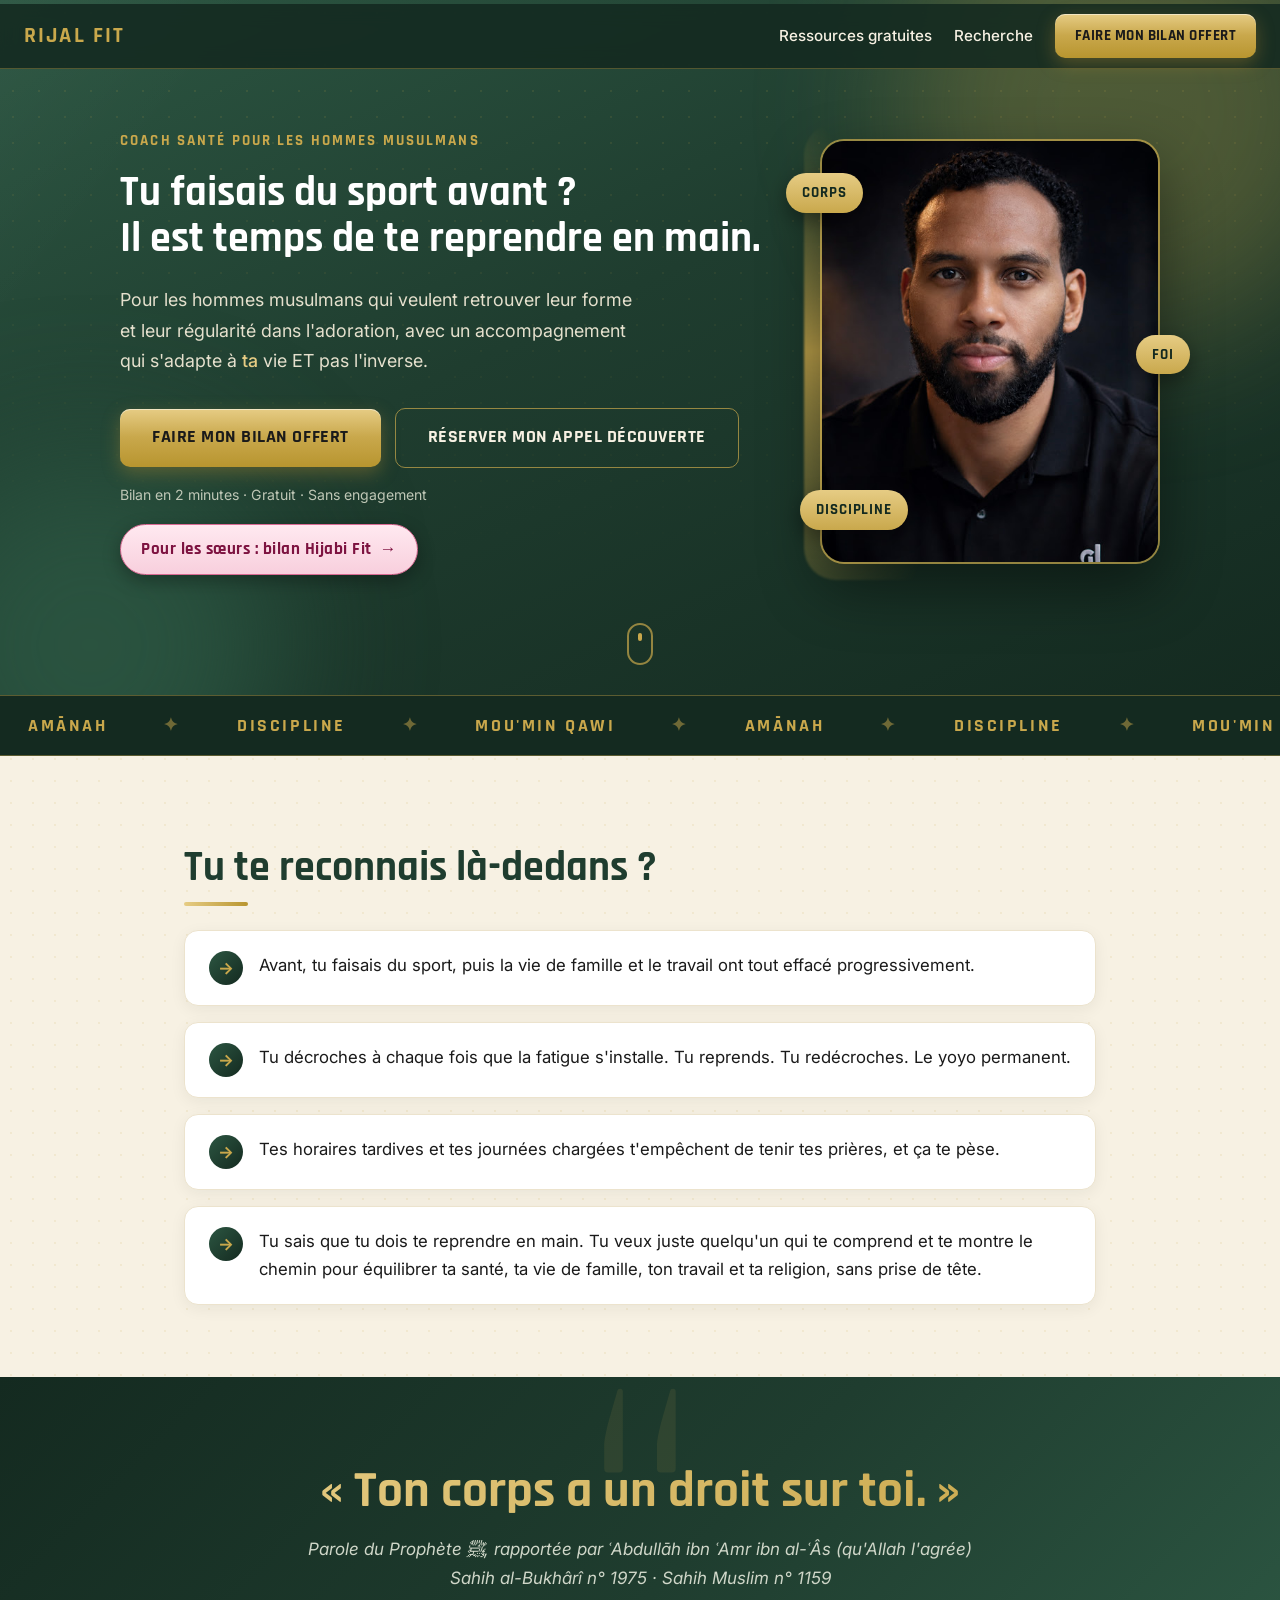
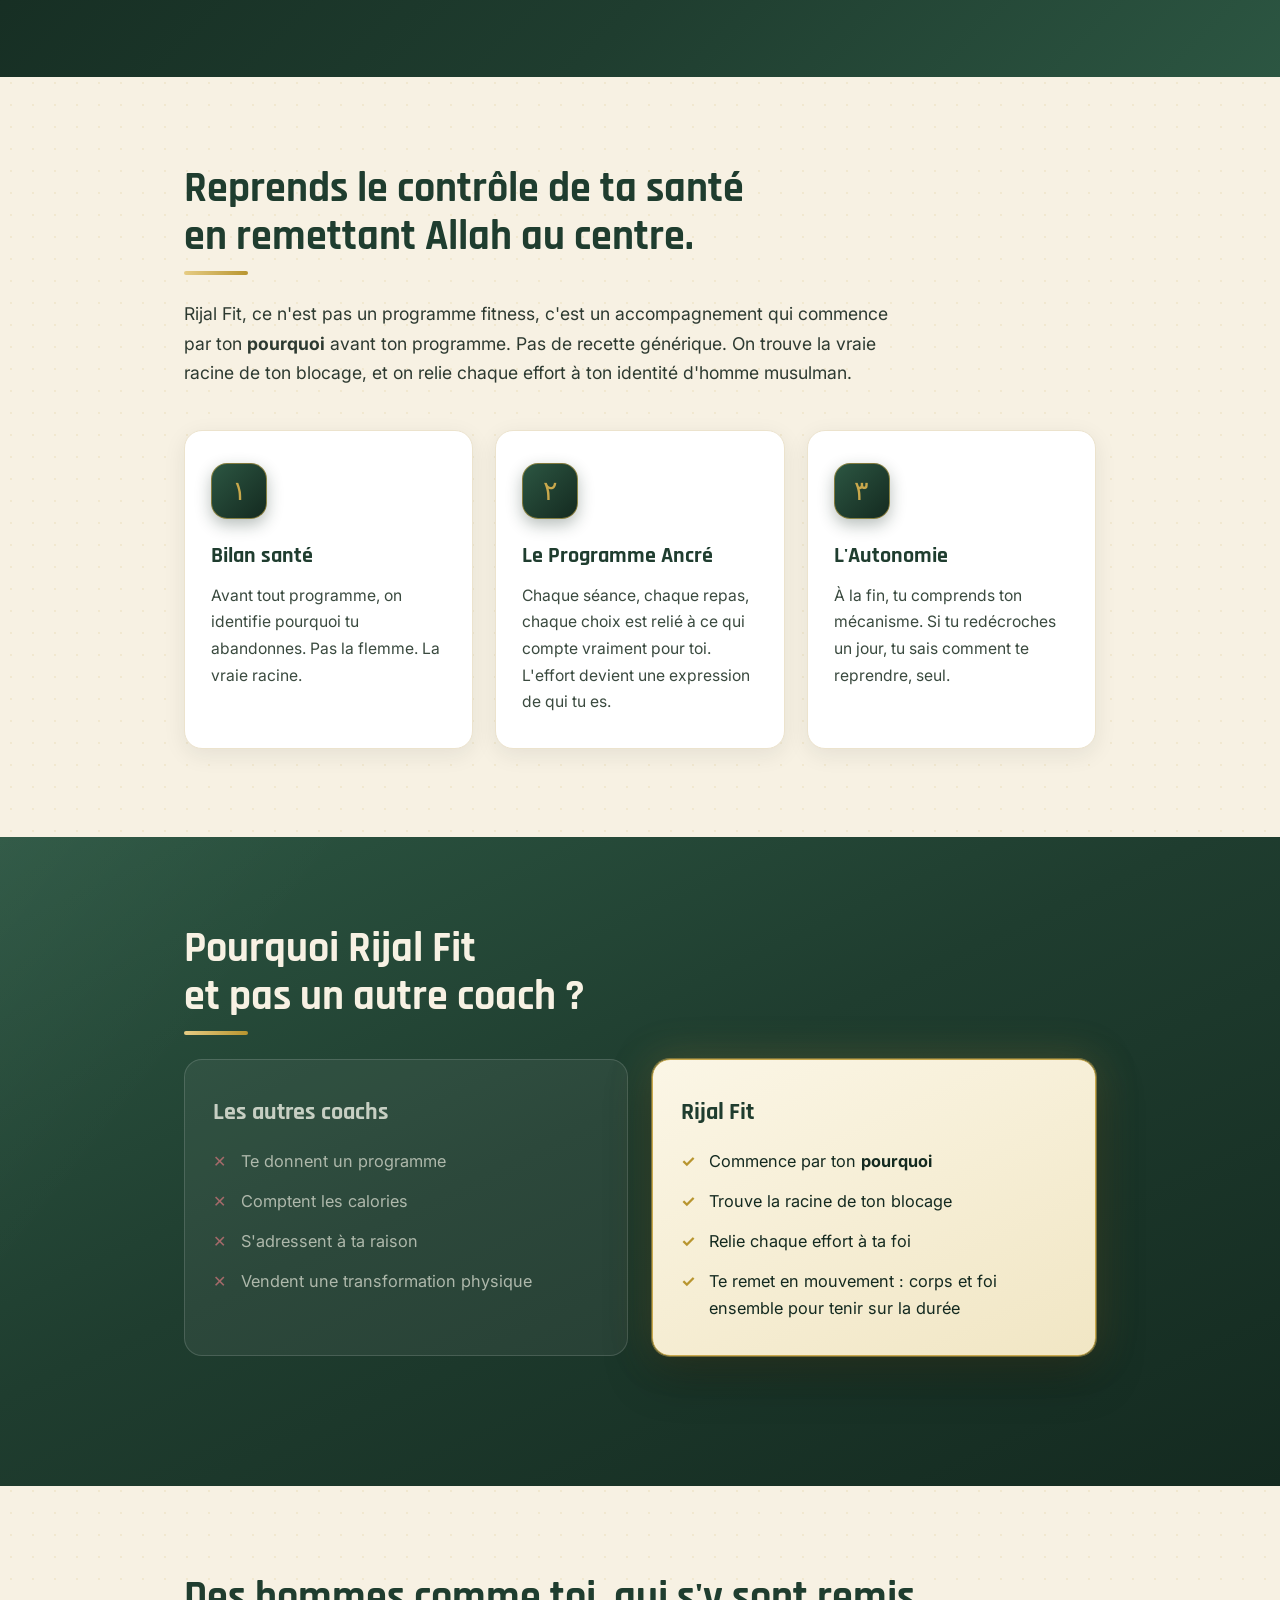
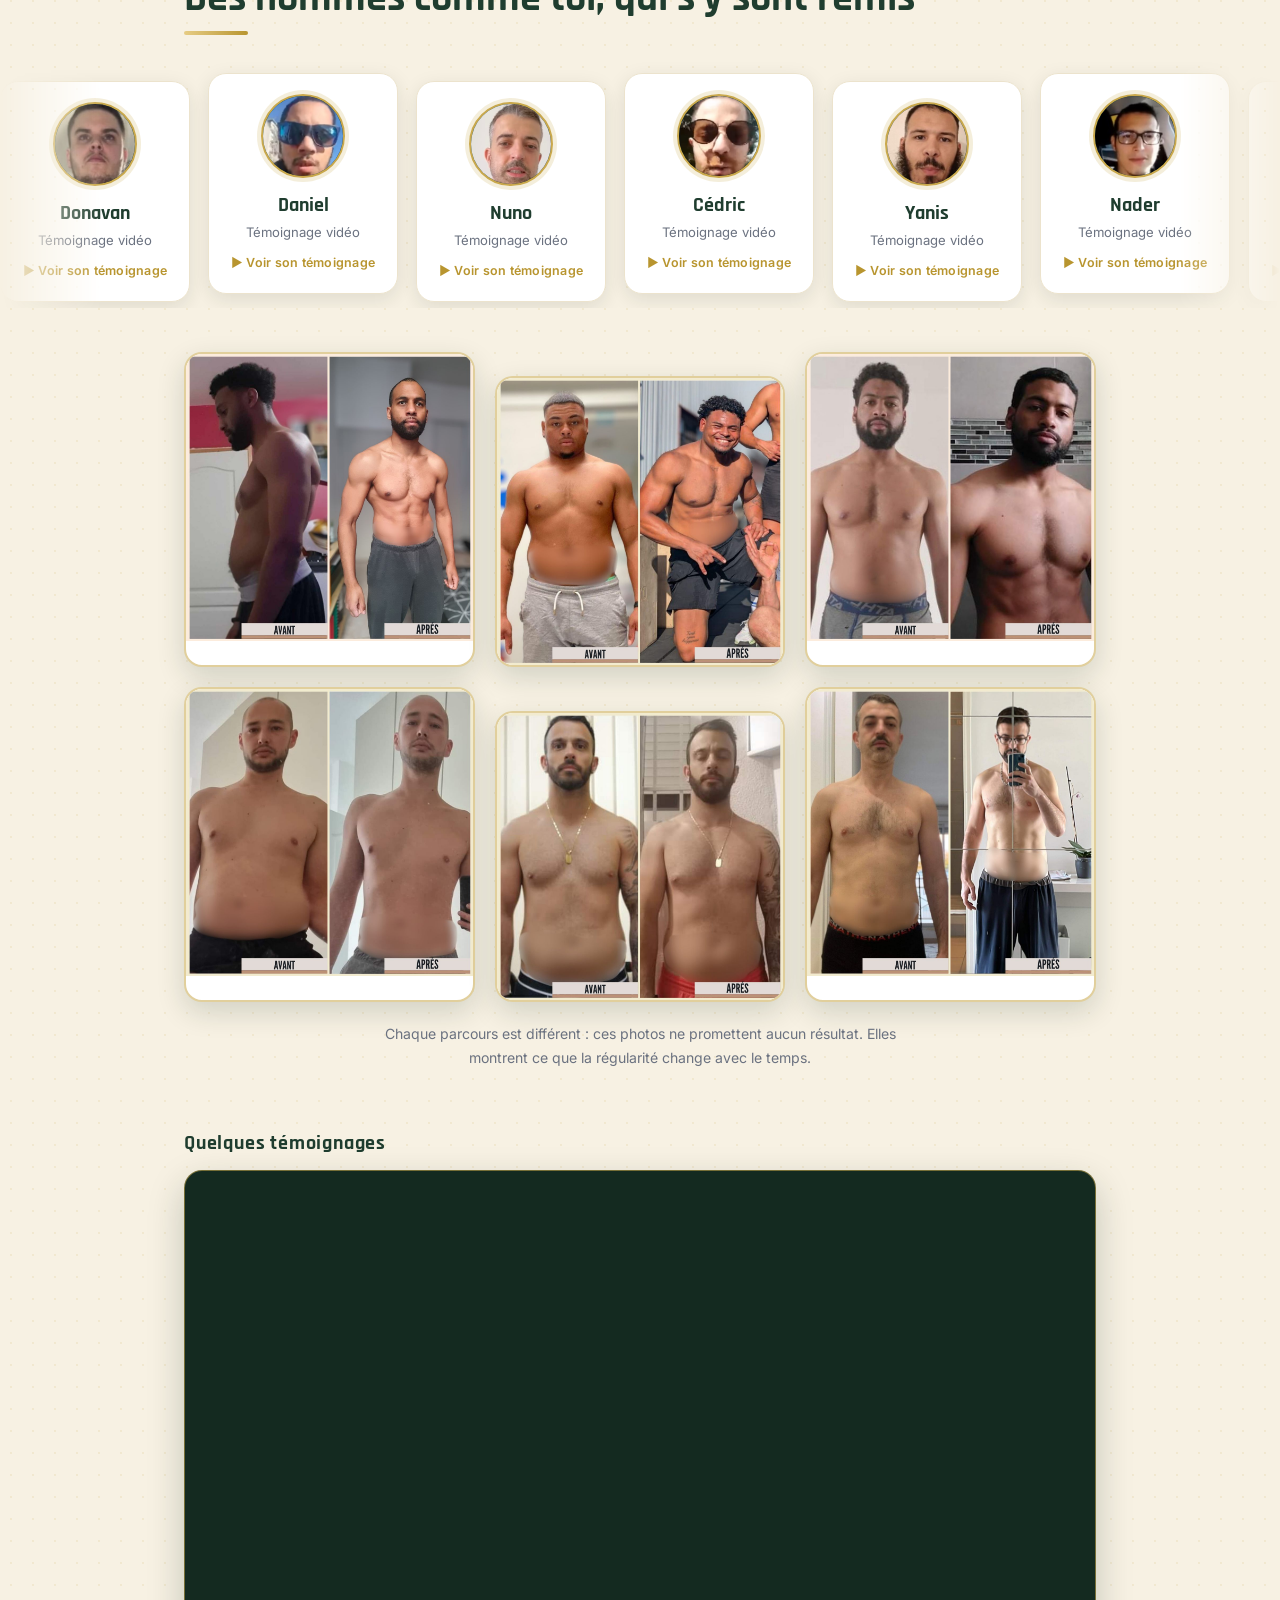
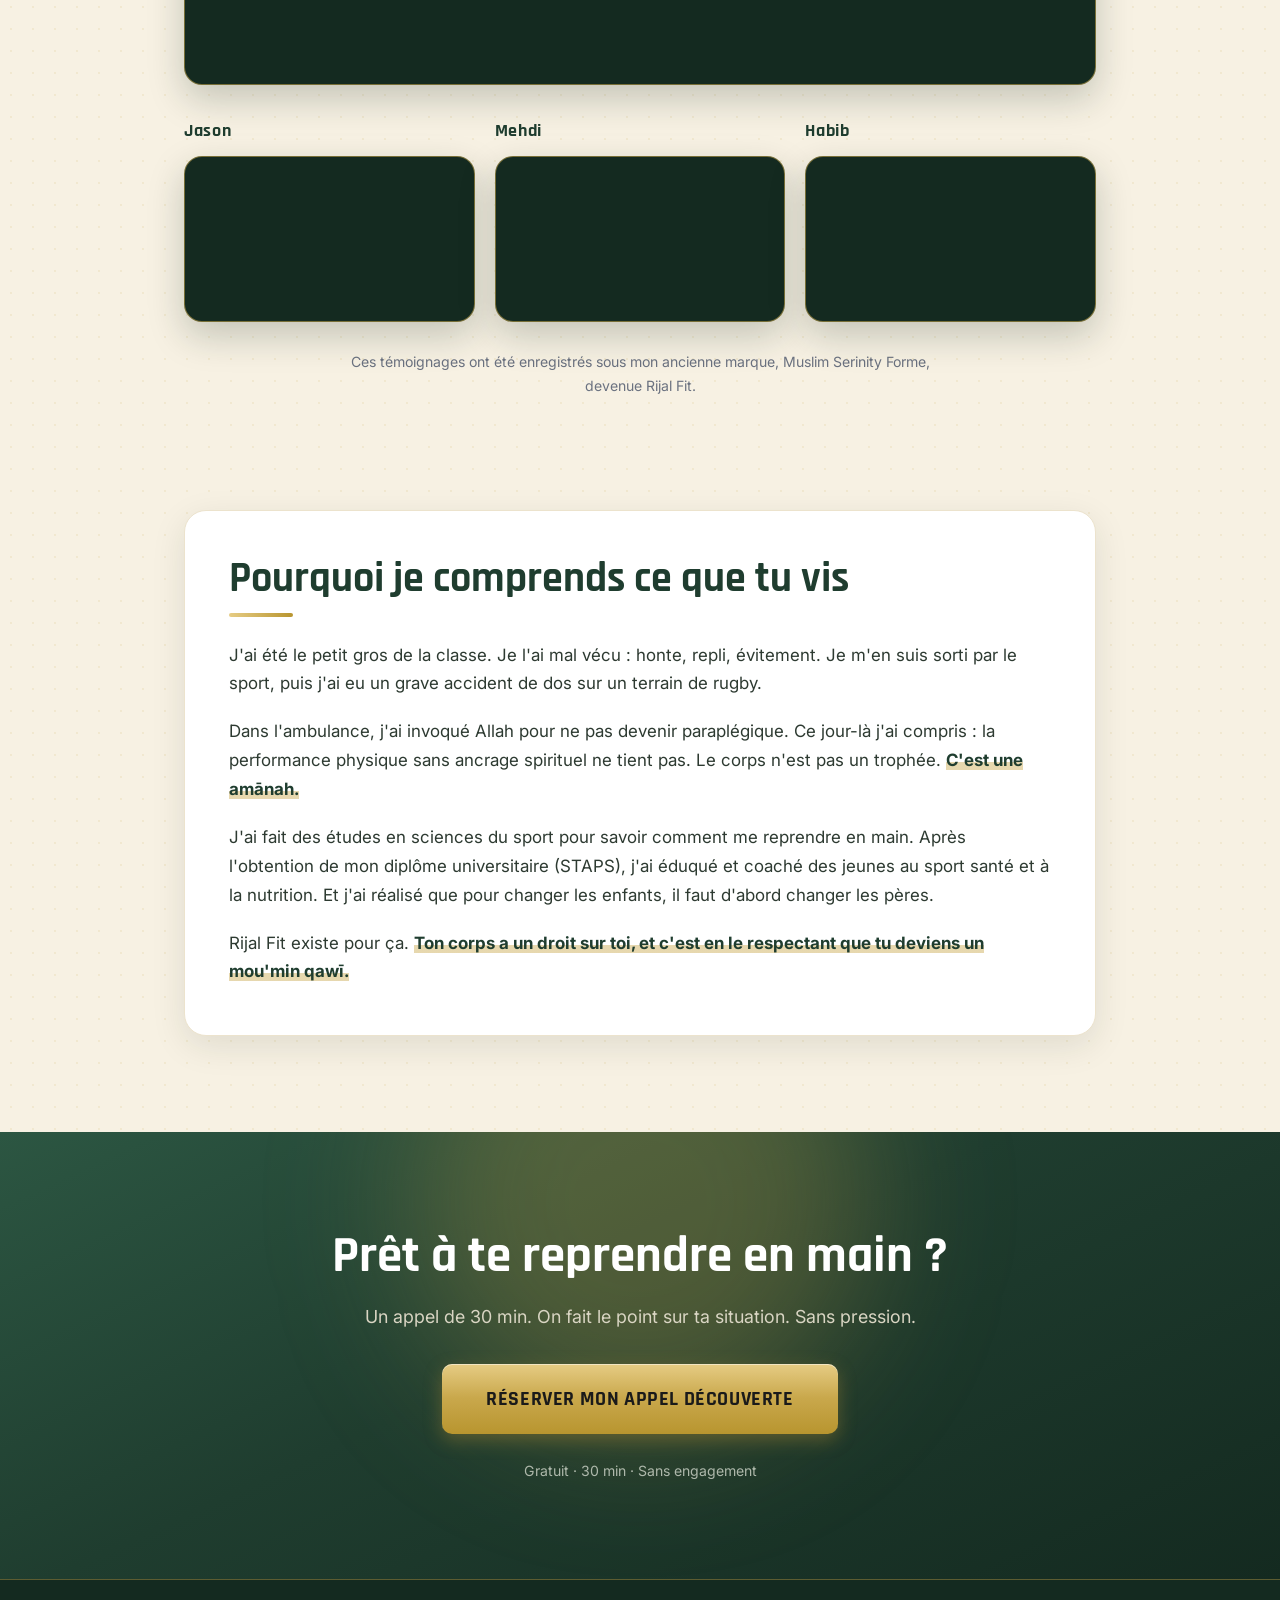
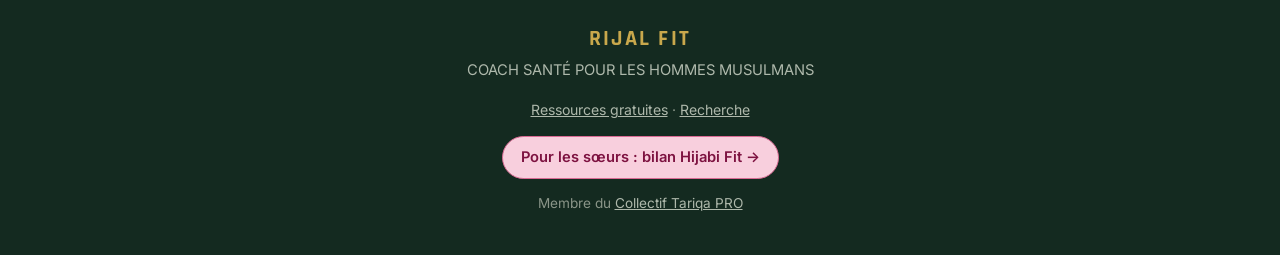
<file: index.html>
<!DOCTYPE html>
<html lang="fr">
<head>
  <meta charset="UTF-8" />
  <meta name="viewport" content="width=device-width, initial-scale=1.0" />
  <title>Rijal Fit, coach santé pour les hommes musulmans</title>
  <meta name="description" content="Tu faisais du sport avant ? Retrouve ta forme et ta régularité dans l'adoration, avec un accompagnement qui s'adapte à ta vie ET pas l'inverse." />
  <meta name="theme-color" content="#142a20" />

  <!-- Open Graph -->
  <meta property="og:title" content="Rijal Fit, coach santé pour les hommes musulmans" />
  <meta property="og:description" content="Tu faisais du sport avant ? Retrouve ta forme et ta régularité dans l'adoration, avec un accompagnement qui s'adapte à ta vie ET pas l'inverse." />
  <meta property="og:image" content="https://rijal-fit.vercel.app/images/matt.jpg" />
  <meta property="og:url" content="https://rijal-fit.vercel.app/" />
  <meta property="og:type" content="website" />

  <!-- Google Fonts -->
  <link rel="preconnect" href="https://fonts.googleapis.com" />
  <link rel="preconnect" href="https://fonts.gstatic.com" crossorigin />
  <link href="https://fonts.googleapis.com/css2?family=Rajdhani:wght@400;600;700&family=Inter:wght@400;500&display=swap" rel="stylesheet" />

  <script>document.documentElement.classList.add('js');</script>
  <link rel="stylesheet" href="style.css" />
</head>
<body>

  <div class="scroll-progress" id="scroll-progress" aria-hidden="true"></div>

  <nav class="nav" aria-label="Menu principal">
    <a href="#top" class="nav__brand">Rijal Fit</a>
    <span class="nav__break" aria-hidden="true"></span>
    <div class="nav__links">
      <a href="ressources.html" class="nav__link">Ressources gratuites</a>
      <a href="ressources.html#recherche" class="nav__link">Recherche</a>
      <a href="https://ton-bilan-sante.vercel.app/" class="btn btn--primary btn--small">Faire mon bilan offert</a>
    </div>
  </nav>

  <!-- ═══════════════════════════════════════════
       HERO
  ════════════════════════════════════════════ -->
  <header class="hero" id="top">
    <div class="hero__glow hero__glow--1" data-parallax="0.12" aria-hidden="true"></div>
    <div class="hero__glow hero__glow--2" data-parallax="-0.08" aria-hidden="true"></div>
    <div class="hero__inner">
      <div class="hero__text">
        <p class="hero__label reveal">Coach santé pour les hommes musulmans</p>
        <h1 class="hero__title" data-split>Tu faisais du sport avant&nbsp;?<br>Il est temps de te reprendre en main.</h1>
        <p class="hero__sub reveal" style="--d:.5s">
          Pour les hommes musulmans qui veulent retrouver leur forme et leur régularité dans l'adoration, avec un accompagnement qui s'adapte à <em>ta</em> vie ET pas l'inverse.
        </p>
        <div class="reveal" style="--d:.65s">
          <div class="hero__actions">
            <a href="https://ton-bilan-sante.vercel.app/" class="btn btn--primary">Faire mon bilan offert</a>
            <a href="https://calendly.com/muslimserinityforme/programme-ton-bilan-intermediaire" class="btn btn--ghost" target="_blank" rel="noopener">Réserver mon appel découverte</a>
          </div>
          <p class="hero__reassurance">Bilan en 2 minutes · Gratuit · Sans engagement</p>
          <a class="hero__sisters" href="https://hijabi-fit.vercel.app/">Pour les sœurs : bilan Hijabi Fit <span aria-hidden="true">→</span></a>
        </div>
      </div>
      <div class="hero__image reveal reveal--zoom" style="--d:.3s" data-parallax="0.06">
        <div class="hero__ring" aria-hidden="true"></div>
        <img src="images/matt.jpg" alt="Matthieu, coach Rijal Fit" />
        <span class="chip chip--1" aria-hidden="true">Corps</span>
        <span class="chip chip--2" aria-hidden="true">Foi</span>
        <span class="chip chip--3" aria-hidden="true">Discipline</span>
      </div>
    </div>
    <a href="#probleme" class="hero__scroll" aria-label="Descendre"><span></span></a>
  </header>

  <!-- ═══════════════════════════════════════════
       BANDEAU DÉFILANT
  ════════════════════════════════════════════ -->
  <div class="marquee" aria-hidden="true">
    <div class="marquee__track" id="marquee-track">
      <span>Amānah</span><span>Discipline</span><span>Mou'min qawi</span>
      <span>Amānah</span><span>Discipline</span><span>Mou'min qawi</span>
      <span>Amānah</span><span>Discipline</span><span>Mou'min qawi</span>
      <span>Amānah</span><span>Discipline</span><span>Mou'min qawi</span>
      <span>Amānah</span><span>Discipline</span><span>Mou'min qawi</span>
      <span>Amānah</span><span>Discipline</span><span>Mou'min qawi</span>
      <span>Amānah</span><span>Discipline</span><span>Mou'min qawi</span>
      <span>Amānah</span><span>Discipline</span><span>Mou'min qawi</span>
    </div>
  </div>

  <main>

    <!-- ═══════════════════════════════════════════
         POUR QUI / LE PROBLÈME
    ════════════════════════════════════════════ -->
    <section class="problem" id="probleme">
      <div class="container">
        <h2 class="section__title reveal">Tu te reconnais là-dedans ?</h2>
        <ul class="problem__list">
          <li class="reveal" style="--d:.05s">
            <span class="check">→</span>
            Avant, tu faisais du sport, puis la vie de famille et le travail ont tout effacé progressivement.
          </li>
          <li class="reveal" style="--d:.15s">
            <span class="check">→</span>
            Tu décroches à chaque fois que la fatigue s'installe. Tu reprends. Tu redécroches. Le yoyo permanent.
          </li>
          <li class="reveal" style="--d:.25s">
            <span class="check">→</span>
            Tes horaires tardives et tes journées chargées t'empêchent de tenir tes prières, et ça te pèse.
          </li>
          <li class="reveal" style="--d:.35s">
            <span class="check">→</span>
            Tu sais que tu dois te reprendre en main. Tu veux juste quelqu'un qui te comprend et te montre le chemin pour équilibrer ta santé, ta vie de famille, ton travail et ta religion, sans prise de tête.
          </li>
        </ul>
      </div>
    </section>

    <!-- ═══════════════════════════════════════════
         BANDEAU HADITH
    ════════════════════════════════════════════ -->
    <section class="hadith">
      <div class="container hadith__inner">
        <p class="hadith__text reveal">« Ton corps a un droit sur toi. »</p>
        <p class="hadith__source reveal" style="--d:.25s">Parole du Prophète ﷺ, rapportée par ʿAbdullāh ibn ʿAmr ibn al-ʿÂs (qu'Allah l'agrée)<br>Sahih al-Bukhârî n° 1975 · Sahih Muslim n° 1159</p>
      </div>
    </section>

    <!-- ═══════════════════════════════════════════
         LA SOLUTION
    ════════════════════════════════════════════ -->
    <section class="solution">
      <div class="container">
        <h2 class="section__title title-2l reveal"><span>Reprends le contrôle de ta santé</span> <span>en remettant Allah au centre.</span></h2>
        <p class="solution__intro reveal" style="--d:.1s">
          Rijal Fit, ce n'est pas un programme fitness, c'est un accompagnement qui commence par ton <strong>pourquoi</strong> avant ton programme.
          Pas de recette générique. On trouve la vraie racine de ton blocage, et on relie chaque effort à ton identité d'homme musulman.
        </p>
        <div class="solution__cards">
          <div class="card reveal" style="--d:.05s" data-tilt>
            <div class="card__icon">١</div>
            <h3>Bilan santé</h3>
            <p>Avant tout programme, on identifie pourquoi tu abandonnes. Pas la flemme. La vraie racine.</p>
          </div>
          <div class="card reveal" style="--d:.2s" data-tilt>
            <div class="card__icon">٢</div>
            <h3>Le Programme Ancré</h3>
            <p>Chaque séance, chaque repas, chaque choix est relié à ce qui compte vraiment pour toi. L'effort devient une expression de qui tu es.</p>
          </div>
          <div class="card reveal" style="--d:.35s" data-tilt>
            <div class="card__icon">٣</div>
            <h3>L'Autonomie</h3>
            <p>À la fin, tu comprends ton mécanisme. Si tu redécroches un jour, tu sais comment te reprendre, seul.</p>
          </div>
        </div>
      </div>
    </section>

    <!-- ═══════════════════════════════════════════
         DIFFÉRENCIATEUR
    ════════════════════════════════════════════ -->
    <section class="diff">
      <div class="container">
        <h2 class="section__title section__title--light reveal">Pourquoi Rijal Fit<br>et pas un autre coach ?</h2>
        <div class="diff__grid">
          <div class="diff__col diff__col--other reveal" style="--d:.05s">
            <h3>Les autres coachs</h3>
            <ul>
              <li>Te donnent un programme</li>
              <li>Comptent les calories</li>
              <li>S'adressent à ta raison</li>
              <li>Vendent une transformation physique</li>
            </ul>
          </div>
          <div class="diff__col diff__col--rijal reveal" style="--d:.2s">
            <h3>Rijal Fit</h3>
            <ul>
              <li>Commence par ton <strong>pourquoi</strong></li>
              <li>Trouve la racine de ton blocage</li>
              <li>Relie chaque effort à ta foi</li>
              <li>Te remet en mouvement : corps et foi ensemble pour tenir sur la durée</li>
            </ul>
          </div>
        </div>
      </div>
    </section>

    <!-- ═══════════════════════════════════════════
         TÉMOIGNAGES
    ════════════════════════════════════════════ -->
    <section class="temoignages" id="temoignages">
      <div class="container">
        <h2 class="section__title reveal">Des hommes comme toi, qui s'y sont remis</h2>
      </div>

      <!-- Mur de visages : met la photo de chacun dans images/clients/<prenom>.jpg -->
      <div class="wall" aria-label="Ils témoignent">
        <div class="wall__track">
          <a class="wall__card" href="https://www.youtube.com/watch?v=ntMQHpQQ5iM" target="_blank" rel="noopener"><span class="avatar"><b>D</b><img src="images/clients/donavan.jpg" alt="Portrait de Donavan" loading="lazy" onerror="this.remove()" /></span><span class="wall__name">Donavan</span><span class="wall__role">Témoignage vidéo</span><span class="wall__play">▶ Voir son témoignage</span></a>
          <a class="wall__card" href="https://www.youtube.com/watch?v=oa_1o4IbjiM" target="_blank" rel="noopener"><span class="avatar"><b>D</b><img src="images/clients/daniel.jpg" alt="Portrait de Daniel" loading="lazy" onerror="this.remove()" /></span><span class="wall__name">Daniel</span><span class="wall__role">Témoignage vidéo</span><span class="wall__play">▶ Voir son témoignage</span></a>
          <a class="wall__card" href="https://youtu.be/Q_Sfm_ho79w" target="_blank" rel="noopener"><span class="avatar"><b>N</b><img src="images/clients/nuno.jpg" alt="Portrait de Nuno" loading="lazy" onerror="this.remove()" /></span><span class="wall__name">Nuno</span><span class="wall__role">Témoignage vidéo</span><span class="wall__play">▶ Voir son témoignage</span></a>
          <a class="wall__card" href="https://www.youtube.com/watch?v=Q5JBmGFaeX0" target="_blank" rel="noopener"><span class="avatar"><b>C</b><img src="images/clients/cedric.jpg" alt="Portrait de Cédric" loading="lazy" onerror="this.remove()" /></span><span class="wall__name">Cédric</span><span class="wall__role">Témoignage vidéo</span><span class="wall__play">▶ Voir son témoignage</span></a>
          <a class="wall__card" href="https://youtu.be/TFGhXwos48k" target="_blank" rel="noopener"><span class="avatar"><b>Y</b><img src="images/clients/yanis.jpg" alt="Portrait de Yanis" loading="lazy" onerror="this.remove()" /></span><span class="wall__name">Yanis</span><span class="wall__role">Témoignage vidéo</span><span class="wall__play">▶ Voir son témoignage</span></a>
          <a class="wall__card" href="https://youtu.be/Q8ToZyn1YDE" target="_blank" rel="noopener"><span class="avatar"><b>N</b><img src="images/clients/nader.jpg" alt="Portrait de Nader" loading="lazy" onerror="this.remove()" /></span><span class="wall__name">Nader</span><span class="wall__role">Témoignage vidéo</span><span class="wall__play">▶ Voir son témoignage</span></a>
          <a class="wall__card" href="https://youtu.be/9whXqwybC8k" target="_blank" rel="noopener"><span class="avatar"><b>M</b><img src="images/clients/michael.jpg" alt="Portrait de Michaël" loading="lazy" onerror="this.remove()" /></span><span class="wall__name">Michaël</span><span class="wall__role">Témoignage vidéo</span><span class="wall__play">▶ Voir son témoignage</span></a>
          <a class="wall__card" href="https://youtu.be/ymdG14Z4YHI" target="_blank" rel="noopener"><span class="avatar"><b>M</b><img src="images/clients/morgan.jpg" alt="Portrait de Morgan" loading="lazy" onerror="this.remove()" /></span><span class="wall__name">Morgan</span><span class="wall__role">Témoignage vidéo</span><span class="wall__play">▶ Voir son témoignage</span></a>
          <a class="wall__card" href="https://youtu.be/wdQcvH5bJKk" target="_blank" rel="noopener"><span class="avatar"><b>J</b><img src="images/clients/jason.jpg" alt="Portrait de Jason" loading="lazy" onerror="this.remove()" /></span><span class="wall__name">Jason</span><span class="wall__role">Témoignage vidéo</span><span class="wall__play">▶ Voir son témoignage</span></a>
          <a class="wall__card" href="https://youtu.be/rPgYhusrox0" target="_blank" rel="noopener"><span class="avatar"><b>Y</b><img src="images/clients/yohann.jpg" alt="Portrait de Yohann" loading="lazy" onerror="this.remove()" /></span><span class="wall__name">Yohann</span><span class="wall__role">Témoignage vidéo</span><span class="wall__play">▶ Voir son témoignage</span></a>
          <a class="wall__card" href="https://youtu.be/SsxVesTsoGU" target="_blank" rel="noopener"><span class="avatar"><b>B</b><img src="images/clients/bastien.jpg" alt="Portrait de Bastien" loading="lazy" onerror="this.remove()" /></span><span class="wall__name">Bastien</span><span class="wall__role">Témoignage vidéo</span><span class="wall__play">▶ Voir son témoignage</span></a>
          <a class="wall__card" href="https://youtu.be/BND2FQ-pYHc" target="_blank" rel="noopener"><span class="avatar"><b>L</b><img src="images/clients/loic.jpg" alt="Portrait de Loïc" loading="lazy" onerror="this.remove()" /></span><span class="wall__name">Loïc</span><span class="wall__role">Témoignage vidéo</span><span class="wall__play">▶ Voir son témoignage</span></a>
          <a class="wall__card" href="https://youtu.be/rauPOeyhcys" target="_blank" rel="noopener"><span class="avatar"><b>A</b><img src="images/clients/adem.jpg" alt="Portrait de Adem" loading="lazy" onerror="this.remove()" /></span><span class="wall__name">Adem</span><span class="wall__role">Témoignage vidéo</span><span class="wall__play">▶ Voir son témoignage</span></a>
          <a class="wall__card" href="https://youtu.be/9sUevJ198v8" target="_blank" rel="noopener"><span class="avatar"><b>Y</b><img src="images/clients/yoan.jpg" alt="Portrait de Yoan" loading="lazy" onerror="this.remove()" /></span><span class="wall__name">Yoan</span><span class="wall__role">Témoignage vidéo</span><span class="wall__play">▶ Voir son témoignage</span></a>
          <a class="wall__card" href="https://youtu.be/xdsmLnD5xeQ" target="_blank" rel="noopener"><span class="avatar"><b>W</b><img src="images/clients/warou.jpg" alt="Portrait de Warou" loading="lazy" onerror="this.remove()" /></span><span class="wall__name">Warou</span><span class="wall__role">Témoignage vidéo</span><span class="wall__play">▶ Voir son témoignage</span></a>
          <a class="wall__card" href="https://youtube.com/shorts/UjzEaTtL3wQ" target="_blank" rel="noopener"><span class="avatar"><b>G</b><img src="images/clients/ghislain.jpg" alt="Portrait de Ghislain" loading="lazy" onerror="this.remove()" /></span><span class="wall__name">Ghislain</span><span class="wall__role">Témoignage vidéo</span><span class="wall__play">▶ Voir son témoignage</span></a>
          <a class="wall__card" href="https://www.youtube.com/watch?v=ntMQHpQQ5iM" target="_blank" rel="noopener"><span class="avatar"><b>D</b><img src="images/clients/donavan.jpg" alt="Portrait de Donavan" loading="lazy" onerror="this.remove()" /></span><span class="wall__name">Donavan</span><span class="wall__role">Témoignage vidéo</span><span class="wall__play">▶ Voir son témoignage</span></a>
          <a class="wall__card" href="https://www.youtube.com/watch?v=oa_1o4IbjiM" target="_blank" rel="noopener"><span class="avatar"><b>D</b><img src="images/clients/daniel.jpg" alt="Portrait de Daniel" loading="lazy" onerror="this.remove()" /></span><span class="wall__name">Daniel</span><span class="wall__role">Témoignage vidéo</span><span class="wall__play">▶ Voir son témoignage</span></a>
          <a class="wall__card" href="https://youtu.be/Q_Sfm_ho79w" target="_blank" rel="noopener"><span class="avatar"><b>N</b><img src="images/clients/nuno.jpg" alt="Portrait de Nuno" loading="lazy" onerror="this.remove()" /></span><span class="wall__name">Nuno</span><span class="wall__role">Témoignage vidéo</span><span class="wall__play">▶ Voir son témoignage</span></a>
          <a class="wall__card" href="https://www.youtube.com/watch?v=Q5JBmGFaeX0" target="_blank" rel="noopener"><span class="avatar"><b>C</b><img src="images/clients/cedric.jpg" alt="Portrait de Cédric" loading="lazy" onerror="this.remove()" /></span><span class="wall__name">Cédric</span><span class="wall__role">Témoignage vidéo</span><span class="wall__play">▶ Voir son témoignage</span></a>
          <a class="wall__card" href="https://youtu.be/TFGhXwos48k" target="_blank" rel="noopener"><span class="avatar"><b>Y</b><img src="images/clients/yanis.jpg" alt="Portrait de Yanis" loading="lazy" onerror="this.remove()" /></span><span class="wall__name">Yanis</span><span class="wall__role">Témoignage vidéo</span><span class="wall__play">▶ Voir son témoignage</span></a>
          <a class="wall__card" href="https://youtu.be/Q8ToZyn1YDE" target="_blank" rel="noopener"><span class="avatar"><b>N</b><img src="images/clients/nader.jpg" alt="Portrait de Nader" loading="lazy" onerror="this.remove()" /></span><span class="wall__name">Nader</span><span class="wall__role">Témoignage vidéo</span><span class="wall__play">▶ Voir son témoignage</span></a>
          <a class="wall__card" href="https://youtu.be/9whXqwybC8k" target="_blank" rel="noopener"><span class="avatar"><b>M</b><img src="images/clients/michael.jpg" alt="Portrait de Michaël" loading="lazy" onerror="this.remove()" /></span><span class="wall__name">Michaël</span><span class="wall__role">Témoignage vidéo</span><span class="wall__play">▶ Voir son témoignage</span></a>
          <a class="wall__card" href="https://youtu.be/ymdG14Z4YHI" target="_blank" rel="noopener"><span class="avatar"><b>M</b><img src="images/clients/morgan.jpg" alt="Portrait de Morgan" loading="lazy" onerror="this.remove()" /></span><span class="wall__name">Morgan</span><span class="wall__role">Témoignage vidéo</span><span class="wall__play">▶ Voir son témoignage</span></a>
          <a class="wall__card" href="https://youtu.be/wdQcvH5bJKk" target="_blank" rel="noopener"><span class="avatar"><b>J</b><img src="images/clients/jason.jpg" alt="Portrait de Jason" loading="lazy" onerror="this.remove()" /></span><span class="wall__name">Jason</span><span class="wall__role">Témoignage vidéo</span><span class="wall__play">▶ Voir son témoignage</span></a>
          <a class="wall__card" href="https://youtu.be/rPgYhusrox0" target="_blank" rel="noopener"><span class="avatar"><b>Y</b><img src="images/clients/yohann.jpg" alt="Portrait de Yohann" loading="lazy" onerror="this.remove()" /></span><span class="wall__name">Yohann</span><span class="wall__role">Témoignage vidéo</span><span class="wall__play">▶ Voir son témoignage</span></a>
          <a class="wall__card" href="https://youtu.be/SsxVesTsoGU" target="_blank" rel="noopener"><span class="avatar"><b>B</b><img src="images/clients/bastien.jpg" alt="Portrait de Bastien" loading="lazy" onerror="this.remove()" /></span><span class="wall__name">Bastien</span><span class="wall__role">Témoignage vidéo</span><span class="wall__play">▶ Voir son témoignage</span></a>
          <a class="wall__card" href="https://youtu.be/BND2FQ-pYHc" target="_blank" rel="noopener"><span class="avatar"><b>L</b><img src="images/clients/loic.jpg" alt="Portrait de Loïc" loading="lazy" onerror="this.remove()" /></span><span class="wall__name">Loïc</span><span class="wall__role">Témoignage vidéo</span><span class="wall__play">▶ Voir son témoignage</span></a>
          <a class="wall__card" href="https://youtu.be/rauPOeyhcys" target="_blank" rel="noopener"><span class="avatar"><b>A</b><img src="images/clients/adem.jpg" alt="Portrait de Adem" loading="lazy" onerror="this.remove()" /></span><span class="wall__name">Adem</span><span class="wall__role">Témoignage vidéo</span><span class="wall__play">▶ Voir son témoignage</span></a>
          <a class="wall__card" href="https://youtu.be/9sUevJ198v8" target="_blank" rel="noopener"><span class="avatar"><b>Y</b><img src="images/clients/yoan.jpg" alt="Portrait de Yoan" loading="lazy" onerror="this.remove()" /></span><span class="wall__name">Yoan</span><span class="wall__role">Témoignage vidéo</span><span class="wall__play">▶ Voir son témoignage</span></a>
          <a class="wall__card" href="https://youtu.be/xdsmLnD5xeQ" target="_blank" rel="noopener"><span class="avatar"><b>W</b><img src="images/clients/warou.jpg" alt="Portrait de Warou" loading="lazy" onerror="this.remove()" /></span><span class="wall__name">Warou</span><span class="wall__role">Témoignage vidéo</span><span class="wall__play">▶ Voir son témoignage</span></a>
          <a class="wall__card" href="https://youtube.com/shorts/UjzEaTtL3wQ" target="_blank" rel="noopener"><span class="avatar"><b>G</b><img src="images/clients/ghislain.jpg" alt="Portrait de Ghislain" loading="lazy" onerror="this.remove()" /></span><span class="wall__name">Ghislain</span><span class="wall__role">Témoignage vidéo</span><span class="wall__play">▶ Voir son témoignage</span></a>
        </div>
      </div>

      <!-- Transformations : photos dans images/transformations/ (avant | après déjà montés) -->
      <div class="container">
        <div class="transfo">
          <figure class="transfo__item reveal" style="--d:.05s"><img src="images/transformations/t2.jpg" alt="Avant et après d'un client Rijal Fit" loading="lazy" /></figure>
          <figure class="transfo__item reveal" style="--d:.15s"><img src="images/transformations/t5.jpg" alt="Avant et après d'un client Rijal Fit" loading="lazy" /></figure>
          <figure class="transfo__item reveal" style="--d:.25s"><img src="images/transformations/t3.jpg" alt="Avant et après d'un client Rijal Fit" loading="lazy" /></figure>
          <figure class="transfo__item reveal" style="--d:.05s"><img src="images/transformations/t8.jpg" alt="Avant et après d'un client Rijal Fit" loading="lazy" /></figure>
          <figure class="transfo__item reveal" style="--d:.15s"><img src="images/transformations/t9.jpg" alt="Avant et après d'un client Rijal Fit" loading="lazy" /></figure>
          <figure class="transfo__item reveal" style="--d:.25s"><img src="images/transformations/t6.jpg" alt="Avant et après d'un client Rijal Fit" loading="lazy" /></figure>
        </div>
        <p class="transfo__note reveal">Chaque parcours est différent : ces photos ne promettent aucun résultat. Elles montrent ce que la régularité change avec le temps.</p>
      </div>

      <div class="container">

        <!-- Vidéo principale : plusieurs témoignages -->
        <div class="temoignage-video-principal reveal" id="temoignage-principal">
          <p class="temoignage-video-principal__label">Quelques témoignages</p>
          <div class="video-wrapper">
            <iframe
              src="https://www.youtube.com/embed/0MweGeqwcPI"
              title="Quelques témoignages, Rijal Fit"
              frameborder="0"
              loading="lazy"
              allow="accelerometer; autoplay; clipboard-write; encrypted-media; gyroscope; picture-in-picture"
              allowfullscreen>
            </iframe>
          </div>
        </div>

        <!-- Grille 3 vidéos -->
        <div class="temoignages-grille">
          <div class="temoignage-item reveal" id="temoignage-jason" style="--d:.05s">
            <p class="temoignage-item__label">Jason</p>
            <div class="video-wrapper">
              <iframe
                src="https://www.youtube.com/embed/lvRiai_-8hA"
                title="Témoignage Jason, Rijal Fit"
                frameborder="0"
                loading="lazy"
                allow="accelerometer; autoplay; clipboard-write; encrypted-media; gyroscope; picture-in-picture"
                allowfullscreen>
              </iframe>
            </div>
          </div>
          <div class="temoignage-item reveal" id="temoignage-mehdi" style="--d:.2s">
            <p class="temoignage-item__label">Mehdi</p>
            <div class="video-wrapper">
              <iframe
                src="https://www.youtube.com/embed/9PWAT8W5pZg"
                title="Témoignage Mehdi, Rijal Fit"
                frameborder="0"
                loading="lazy"
                allow="accelerometer; autoplay; clipboard-write; encrypted-media; gyroscope; picture-in-picture"
                allowfullscreen>
              </iframe>
            </div>
          </div>
          <div class="temoignage-item reveal" id="temoignage-habib" style="--d:.35s">
            <p class="temoignage-item__label">Habib</p>
            <div class="video-wrapper">
              <iframe
                src="https://www.youtube.com/embed/jFaJ1dnXxIE"
                title="Témoignage Habib, Rijal Fit"
                frameborder="0"
                loading="lazy"
                allow="accelerometer; autoplay; clipboard-write; encrypted-media; gyroscope; picture-in-picture"
                allowfullscreen>
              </iframe>
            </div>
          </div>
        </div>

        <p class="temoignage-note reveal">Ces témoignages ont été enregistrés sous mon ancienne marque, Muslim Serinity Forme, devenue Rijal Fit.</p>

      </div>
    </section>

    <!-- ═══════════════════════════════════════════
         À PROPOS / PREUVE
    ════════════════════════════════════════════ -->
    <section class="about">
      <div class="container about__inner">
        <div class="about__text">
          <h2 class="section__title reveal">Pourquoi je comprends ce que tu vis</h2>
          <p class="reveal">
            J'ai été le petit gros de la classe. Je l'ai mal vécu : honte, repli, évitement.
            Je m'en suis sorti par le sport, puis j'ai eu un grave accident de dos sur un terrain de rugby.
          </p>
          <p class="reveal">
            Dans l'ambulance, j'ai invoqué Allah pour ne pas devenir paraplégique. Ce jour-là j'ai compris : la performance physique sans ancrage spirituel ne tient pas. Le corps n'est pas un trophée. <strong class="hl">C'est une amānah.</strong>
          </p>
          <p class="reveal">
            J'ai fait des études en sciences du sport pour savoir comment me reprendre en main. Après l'obtention de mon diplôme universitaire (STAPS), j'ai éduqué et coaché des jeunes au sport santé et à la nutrition. Et j'ai réalisé que pour changer les enfants, il faut d'abord changer les pères.
          </p>
          <p class="reveal">
            Rijal Fit existe pour ça. <strong class="hl">Ton corps a un droit sur toi, et c'est en le respectant que tu deviens un mou'min qawī.</strong>
          </p>
        </div>
      </div>
    </section>

    <!-- ═══════════════════════════════════════════
         CTA FINAL
    ════════════════════════════════════════════ -->
    <section class="cta-final">
      <div class="hero__glow hero__glow--1" aria-hidden="true"></div>
      <div class="container cta-final__inner">
        <h2 class="cta-final__title reveal">Prêt à te reprendre en main ?</h2>
        <p class="cta-final__sub reveal" style="--d:.1s">
          Un appel de 30 min. On fait le point sur ta situation. Sans pression.
        </p>
        <div class="reveal" style="--d:.2s">
          <a href="https://calendly.com/muslimserinityforme/programme-ton-bilan-intermediaire" class="btn btn--primary btn--large btn--pulse" target="_blank" rel="noopener">
            Réserver mon appel découverte
          </a>
        </div>
        <p class="cta-final__reassurance">Gratuit · 30 min · Sans engagement</p>
      </div>
    </section>

  </main>

  <!-- ═══════════════════════════════════════════
       FOOTER
  ════════════════════════════════════════════ -->
  <footer class="footer">
    <div class="container">
      <p class="footer__brand">Rijal Fit</p>
      <p class="footer__sub">COACH SANTÉ POUR LES HOMMES MUSULMANS</p>
      <p class="footer__links"><a href="ressources.html">Ressources gratuites</a> · <a href="ressources.html#recherche">Recherche</a></p>
      <p class="footer__sisters"><a href="https://hijabi-fit.vercel.app/">Pour les sœurs : bilan Hijabi Fit →</a></p>
      <p class="footer__ctp">Membre du <a href="https://entrepreneur-musulman.com" target="_blank" rel="noopener">Collectif Tariqa PRO</a></p>
    </div>
  </footer>

  <!-- Bouton flottant : apparaît après le haut de page -->
  <a href="https://ton-bilan-sante.vercel.app/" class="float-cta btn btn--primary" id="float-cta">Faire mon bilan offert</a>

  <script src="script.js"></script>
</body>
</html>
</file>
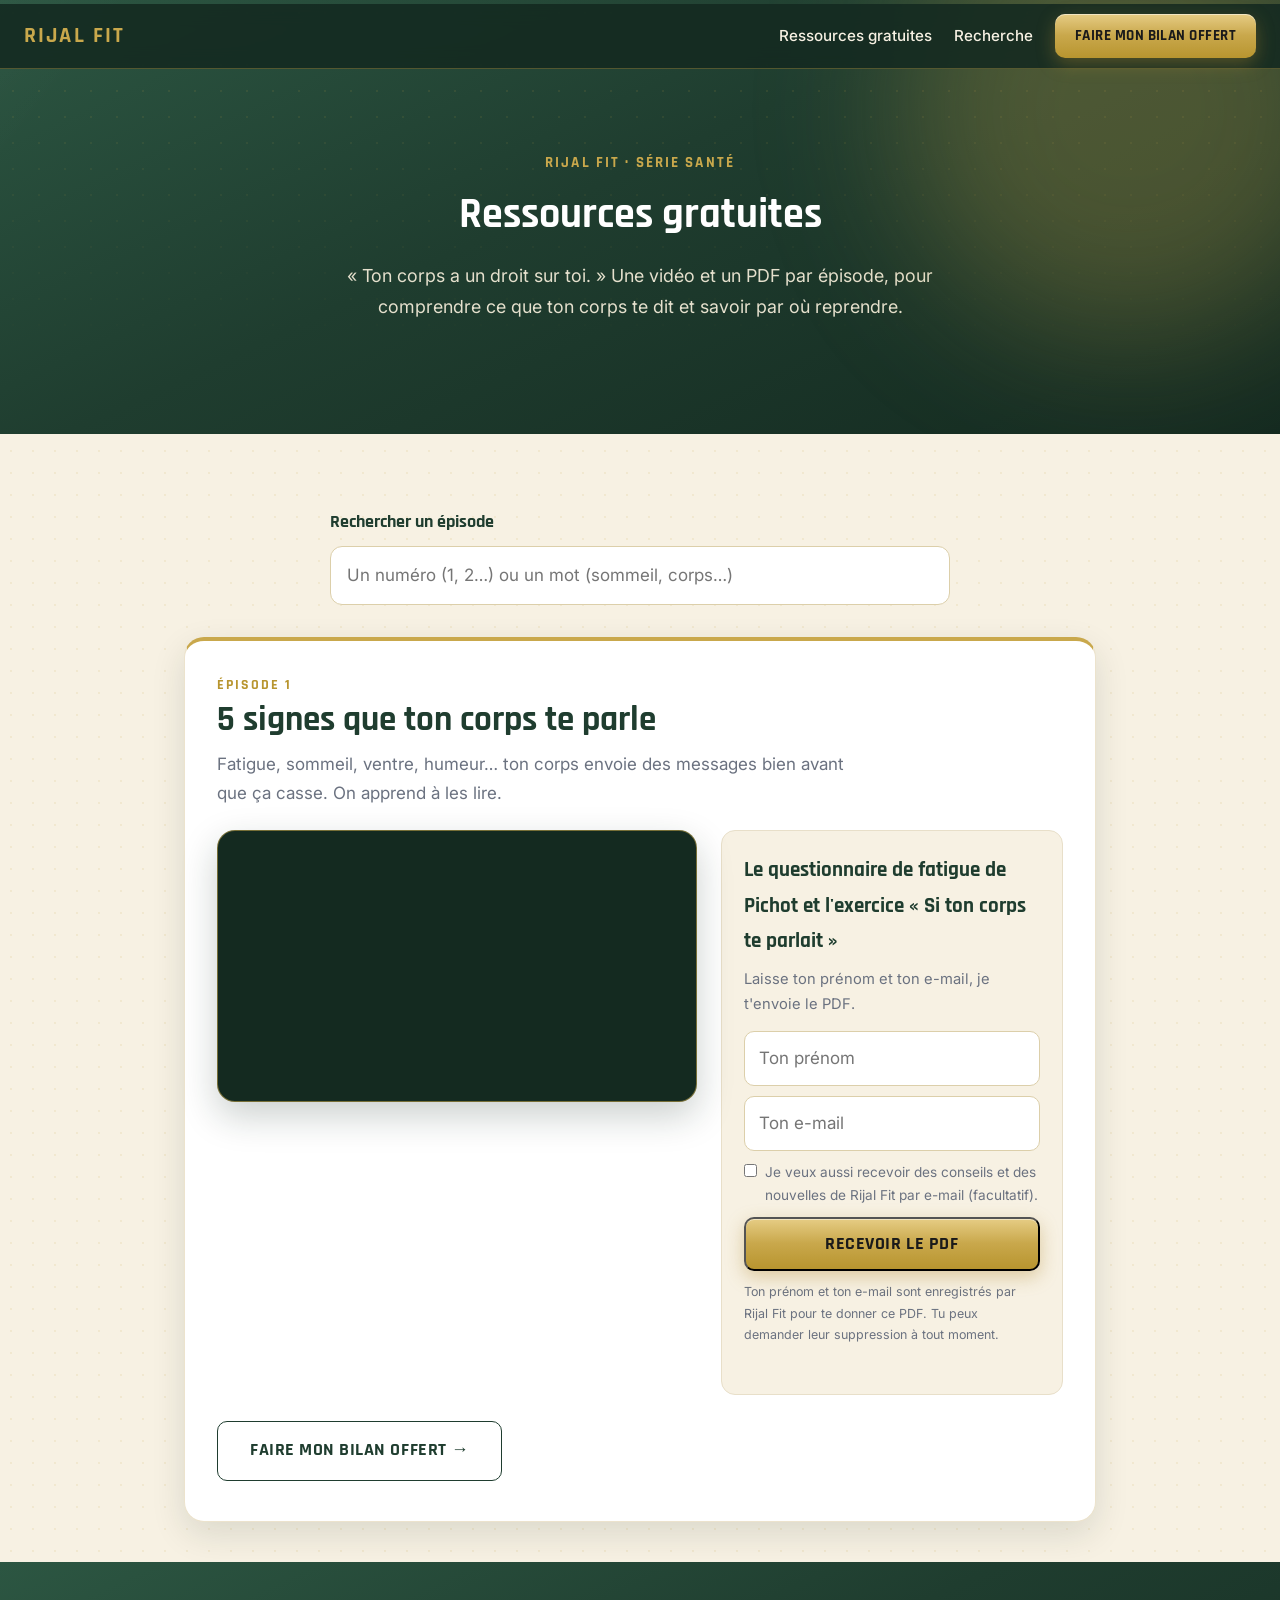
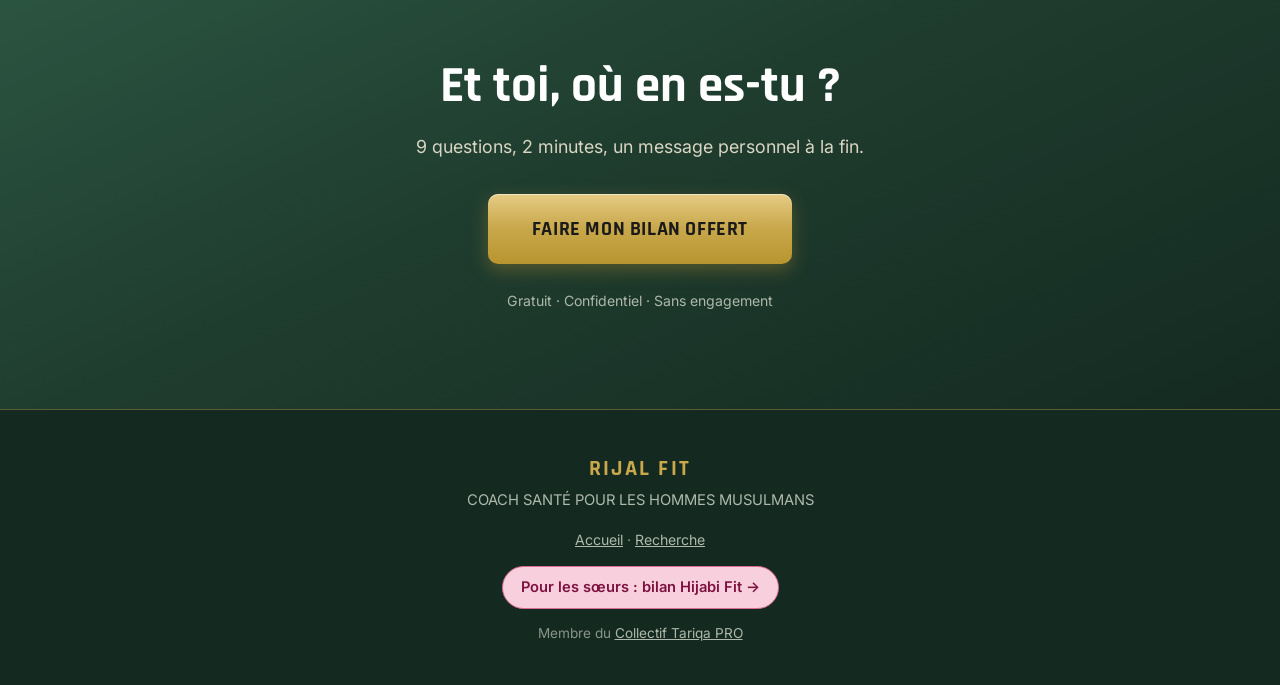
<file: ressources.html>
<!DOCTYPE html>
<html lang="fr">
<head>
  <meta charset="UTF-8" />
  <meta name="viewport" content="width=device-width, initial-scale=1.0" />
  <title>Ressources gratuites, Rijal Fit</title>
  <meta name="description" content="La série santé de Rijal Fit : une vidéo et un PDF par épisode, pour les hommes musulmans qui veulent reprendre leur corps en main." />
  <meta name="theme-color" content="#142a20" />

  <link rel="preconnect" href="https://fonts.googleapis.com" />
  <link rel="preconnect" href="https://fonts.gstatic.com" crossorigin />
  <link href="https://fonts.googleapis.com/css2?family=Rajdhani:wght@400;600;700&family=Inter:wght@400;500&display=swap" rel="stylesheet" />

  <script>document.documentElement.classList.add('js');</script>
  <link rel="stylesheet" href="style.css" />
</head>
<body>

  <div class="scroll-progress" id="scroll-progress" aria-hidden="true"></div>

  <nav class="nav" aria-label="Menu principal">
    <a href="index.html" class="nav__brand">Rijal Fit</a>
    <span class="nav__break" aria-hidden="true"></span>
    <div class="nav__links">
      <a href="ressources.html" class="nav__link">Ressources gratuites</a>
      <a href="#recherche" class="nav__link">Recherche</a>
      <a href="https://ton-bilan-sante.vercel.app/" class="btn btn--primary btn--small">Faire mon bilan offert</a>
    </div>
  </nav>

  <header class="hero hero--page">
    <div class="hero__glow hero__glow--1" data-parallax="0.12" aria-hidden="true"></div>
    <div class="container">
      <p class="hero__label reveal">Rijal Fit · Série santé</p>
      <h1 class="hero__title" data-split>Ressources gratuites</h1>
      <p class="hero__sub reveal" style="--d:.4s">
        « Ton corps a un droit sur toi. » Une vidéo et un PDF par épisode, pour comprendre ce que ton corps te dit et savoir par où reprendre.
      </p>
    </div>
  </header>

  <main>
    <section class="episodes">
      <div class="container">
        <div class="search" id="recherche">
          <label for="recherche-champ">Rechercher un épisode</label>
          <input type="search" id="recherche-champ" placeholder="Un numéro (1, 2…) ou un mot (sommeil, corps…)" autocomplete="off" />
          <p class="search__empty" id="recherche-vide" hidden>Aucun épisode ne correspond. Essaie un autre mot ou un numéro.</p>
        </div>
        <!-- Les épisodes sont générés par ressources.js à partir de la liste EPISODES -->
        <div class="episodes__list" id="episodes"></div>
        <noscript><p>Active JavaScript pour voir les épisodes.</p></noscript>
      </div>
    </section>

    <section class="cta-final">
      <div class="container cta-final__inner">
        <h2 class="cta-final__title reveal">Et toi, où en es-tu&nbsp;?</h2>
        <p class="cta-final__sub reveal" style="--d:.1s">
          9 questions, 2 minutes, un message personnel à la fin.
        </p>
        <div class="reveal" style="--d:.2s">
          <a href="https://ton-bilan-sante.vercel.app/" class="btn btn--primary btn--large btn--pulse">Faire mon bilan offert</a>
        </div>
        <p class="cta-final__reassurance">Gratuit · Confidentiel · Sans engagement</p>
      </div>
    </section>
  </main>

  <footer class="footer">
    <div class="container">
      <p class="footer__brand">Rijal Fit</p>
      <p class="footer__sub">COACH SANTÉ POUR LES HOMMES MUSULMANS</p>
      <p class="footer__links"><a href="index.html">Accueil</a> · <a href="#recherche">Recherche</a></p>
      <p class="footer__sisters"><a href="https://hijabi-fit.vercel.app/">Pour les sœurs : bilan Hijabi Fit →</a></p>
      <p class="footer__ctp">Membre du <a href="https://entrepreneur-musulman.com" target="_blank" rel="noopener">Collectif Tariqa PRO</a></p>
    </div>
  </footer>

  <script src="script.js"></script>
  <script src="ressources.js"></script>
</body>
</html>
</file>
<file: style.css>
/* ═══════════════════════════════════════════
   RIJAL FIT — Landing page v2 (mouvement + brillance)
   Palette espace membre : vert forêt #1f3d2f · or #C9A84C · crème #f7f1e3 · noir #1A1A1A
   Typo : Rajdhani (titres) · Inter (corps)
════════════════════════════════════════════ */

*, *::before, *::after { box-sizing: border-box; margin: 0; padding: 0; }

:root {
  --forest: #1f3d2f;
  --forest-dark: #142a20;
  --forest-mid: #2c5642;
  --kaki: #4A5240;
  --or: #C9A84C;
  --or-light: #e6cc84;
  --or-dark: #b8952f;
  --creme: #f7f1e3;
  --noir: #1A1A1A;
  --blanc: #FFFFFF;
  --gris: #6b7280;
  --radius: 14px;
  --ease: cubic-bezier(.2, .7, .2, 1);
}

html { scroll-behavior: smooth; }

body {
  font-family: 'Inter', sans-serif;
  font-size: 17px;
  line-height: 1.7;
  color: var(--noir);
  background-color: var(--creme);
  background-image: radial-gradient(rgba(201,168,76,.13) 1.2px, transparent 1.2px);
  background-size: 22px 22px;
  overflow-x: hidden;
}

/* ── Utilitaires ── */
.container { max-width: 960px; margin: 0 auto; padding: 0 24px; }

.section__title {
  font-family: 'Rajdhani', sans-serif;
  font-weight: 700;
  font-size: clamp(1.8rem, 4vw, 2.6rem);
  line-height: 1.15;
  color: var(--forest);
  margin-bottom: 1.5rem;
  position: relative;
  padding-bottom: 14px;
}
.section__title::after {
  content: '';
  position: absolute;
  left: 0; bottom: 0;
  width: 64px; height: 4px;
  border-radius: 4px;
  background: linear-gradient(90deg, var(--or-light), var(--or-dark));
  transform-origin: left;
  transform: scaleX(0);
  transition: transform .9s var(--ease) .3s;
}
.js .section__title.is-visible::after, .no-js .section__title::after { transform: scaleX(1); }
html:not(.js) .section__title::after { transform: scaleX(1); }
.section__title--light { color: var(--creme); }

/* ── Barre de progression de lecture ── */
.scroll-progress {
  position: fixed; top: 0; left: 0; height: 4px; width: 0;
  z-index: 100;
  background: linear-gradient(90deg, var(--or-light), var(--or), var(--or-dark));
  box-shadow: 0 0 10px rgba(201,168,76,.7);
}

/* ── Bouton (or brillant + reflet qui passe) ── */
.btn {
  display: inline-block;
  position: relative;
  overflow: hidden;
  font-family: 'Rajdhani', sans-serif;
  font-weight: 700;
  font-size: 1.1rem;
  letter-spacing: .03em;
  text-transform: uppercase;
  text-decoration: none;
  padding: 14px 32px;
  border-radius: 10px;
  transition: transform .2s var(--ease), box-shadow .2s;
  cursor: pointer;
}
.btn--primary {
  background: linear-gradient(180deg, var(--or-light) 0%, var(--or) 48%, var(--or-dark) 100%);
  color: var(--noir);
  box-shadow: inset 0 1px 0 rgba(255,255,255,.5), 0 6px 18px rgba(180,140,50,.38);
}
.btn--primary::after {
  content: '';
  position: absolute;
  top: 0; left: -40%;
  width: 30%; height: 100%;
  background: linear-gradient(115deg, rgba(255,255,255,.65) 0%, rgba(255,255,255,0) 75%);
  transform: skewX(-18deg);
  animation: shine 4.5s ease-in-out infinite;
  pointer-events: none;
}
@keyframes shine {
  0%, 55% { left: -40%; }
  100% { left: 140%; }
}
.btn--primary:hover { transform: translateY(-3px) scale(1.02); box-shadow: inset 0 1px 0 rgba(255,255,255,.6), 0 12px 28px rgba(180,140,50,.5); }
.btn--large { font-size: 1.25rem; padding: 18px 44px; }
.btn--pulse { animation: pulse 2.6s ease-in-out infinite; }
@keyframes pulse {
  0%, 100% { box-shadow: inset 0 1px 0 rgba(255,255,255,.5), 0 6px 18px rgba(180,140,50,.38), 0 0 0 0 rgba(201,168,76,.55); }
  50% { box-shadow: inset 0 1px 0 rgba(255,255,255,.5), 0 6px 18px rgba(180,140,50,.38), 0 0 0 16px rgba(201,168,76,0); }
}

/* ══════════════════════════════════════════
   APPARITION AU DÉFILEMENT
══════════════════════════════════════════ */
.js .reveal {
  opacity: 0;
  transform: translateY(32px);
  transition: opacity .9s var(--ease), transform .9s var(--ease);
  transition-delay: var(--d, 0s);
}
.js .reveal--zoom { transform: scale(.88) translateY(20px); }
.js .reveal.is-visible { opacity: 1; transform: none; }

/* Titre du hero : les mots arrivent un par un */
.hero__title .w {
  display: inline-block;
  opacity: 0;
  transform: translateY(40px) rotate(2deg);
  animation: wordIn .8s var(--ease) forwards;
  animation-delay: calc(var(--i) * .07s + .15s);
}
@keyframes wordIn { to { opacity: 1; transform: none; } }

/* ══════════════════════════════════════════
   HERO
══════════════════════════════════════════ */
.hero {
  position: relative;
  overflow: hidden;
  background: linear-gradient(155deg, var(--forest-mid) 0%, var(--forest) 45%, var(--forest-dark) 100%);
  color: var(--creme);
  padding: 128px 24px 120px;
}
.hero::before {
  content: '';
  position: absolute;
  top: -60%; left: -30%;
  width: 40%; height: 220%;
  background: linear-gradient(115deg, rgba(255,255,255,.07) 0%, rgba(255,255,255,0) 60%);
  transform: skewX(-18deg);
  animation: sweep 11s ease-in-out infinite;
  pointer-events: none;
}
@keyframes sweep {
  0% { left: -40%; }
  60%, 100% { left: 120%; }
}
.hero::after {
  content: '';
  position: absolute; inset: 0;
  background-image: radial-gradient(rgba(201,168,76,.16) 1.2px, transparent 1.2px);
  background-size: 26px 26px;
  mask-image: linear-gradient(180deg, rgba(0,0,0,.9), transparent 85%);
  -webkit-mask-image: linear-gradient(180deg, rgba(0,0,0,.9), transparent 85%);
  pointer-events: none;
}

.hero__glow {
  position: absolute;
  border-radius: 50%;
  filter: blur(70px);
  pointer-events: none;
  will-change: transform;
  transform: translateY(var(--py, 0px));
}
.hero__glow--1 { width: 460px; height: 460px; top: -120px; right: -80px; background: rgba(201,168,76,.28); animation: drift 14s ease-in-out infinite; }
.hero__glow--2 { width: 380px; height: 380px; bottom: -140px; left: -100px; background: rgba(44,86,66,.9); animation: drift 17s ease-in-out infinite reverse; }
@keyframes drift {
  0%, 100% { translate: 0 0; }
  50% { translate: 40px -30px; }
}

.hero__inner {
  position: relative; z-index: 2;
  max-width: 1040px;
  margin: 0 auto;
  display: flex;
  align-items: center;
  gap: 56px;
}
.hero__text { flex: 1 1 56%; }
.hero__label {
  font-family: 'Rajdhani', sans-serif;
  font-weight: 700;
  font-size: .95rem;
  letter-spacing: .14em;
  text-transform: uppercase;
  color: var(--or);
  margin-bottom: 1.1rem;
}
.hero__title {
  font-family: 'Rajdhani', sans-serif;
  font-weight: 700;
  font-size: clamp(1.6rem, 3.3vw, 2.8rem);
  line-height: 1.08;
  color: var(--blanc);
  margin-bottom: 1.4rem;
}
.hero__sub { font-size: 1.12rem; color: #e5e0cd; margin-bottom: 2rem; max-width: 520px; }
.hero__sub em { color: var(--or-light); font-style: normal; font-weight: 500; }
.hero__reassurance { margin-top: .9rem; font-size: .88rem; color: #bfc7b6; }

.hero__image { flex: 0 0 340px; position: relative; will-change: transform; transform: translateY(var(--py, 0px)); }
.hero__image img {
  position: relative; z-index: 2;
  width: 100%;
  aspect-ratio: 4 / 5;
  object-fit: cover;
  border-radius: 24px;
  border: 2px solid rgba(201,168,76,.7);
  box-shadow: 0 24px 60px rgba(0,0,0,.45);
  display: block;
}
.hero__ring {
  position: absolute; z-index: 1;
  inset: -16px;
  border-radius: 32px;
  background: conic-gradient(from 0deg, transparent 0 55%, rgba(201,168,76,.9) 75%, transparent 90%);
  transform: rotate(var(--rot, 0deg));
  filter: blur(1px);
}

.chip {
  position: absolute; z-index: 3;
  font-family: 'Rajdhani', sans-serif;
  font-weight: 700;
  letter-spacing: .06em;
  text-transform: uppercase;
  font-size: .95rem;
  padding: 7px 16px;
  border-radius: 999px;
  color: var(--forest-dark);
  background: linear-gradient(180deg, var(--or-light), var(--or));
  box-shadow: 0 8px 20px rgba(0,0,0,.35);
  animation: floaty 5s ease-in-out infinite;
}
.chip--1 { top: 8%; left: -34px; }
.chip--2 { top: 46%; right: -30px; animation-delay: -1.6s; }
.chip--3 { bottom: 8%; left: -20px; animation-delay: -3.1s; }
@keyframes floaty {
  0%, 100% { translate: 0 0; }
  50% { translate: 0 -12px; }
}

.hero__scroll {
  position: absolute; z-index: 3;
  left: 50%; bottom: 30px;
  width: 26px; height: 42px;
  margin-left: -13px;
  border: 2px solid rgba(201,168,76,.7);
  border-radius: 14px;
}
.hero__scroll span {
  position: absolute; left: 50%; top: 8px;
  width: 4px; height: 8px; margin-left: -2px;
  background: var(--or);
  border-radius: 2px;
  animation: wheel 1.8s ease-in-out infinite;
}
@keyframes wheel {
  0% { opacity: 0; transform: translateY(0); }
  30% { opacity: 1; }
  100% { opacity: 0; transform: translateY(16px); }
}

/* ── Bandeau défilant ── */
.marquee {
  background: var(--forest-dark);
  border-top: 1px solid rgba(201,168,76,.4);
  border-bottom: 1px solid rgba(201,168,76,.4);
  overflow: hidden;
  padding: 14px 0;
}
.marquee__track {
  display: flex;
  width: max-content;
  will-change: transform;
  transform: translateX(var(--mx, 0px));
}
.marquee__track span {
  font-family: 'Rajdhani', sans-serif;
  font-weight: 700;
  font-size: 1.15rem;
  letter-spacing: .14em;
  text-transform: uppercase;
  color: var(--or);
  padding: 0 28px;
  white-space: nowrap;
}
.marquee__track span::after { content: '✦'; margin-left: 56px; color: rgba(201,168,76,.5); }
@keyframes scrollx { to { transform: translateX(-50%); } }

/* ══════════════════════════════════════════
   PROBLÈME
══════════════════════════════════════════ */
.problem { padding: 88px 0 72px; }
.problem__list { list-style: none; display: flex; flex-direction: column; gap: 16px; }
.problem__list li {
  display: flex; gap: 16px; align-items: flex-start;
  background: var(--blanc);
  border: 1px solid #ece3cd;
  border-radius: var(--radius);
  padding: 20px 24px;
  font-size: 1.05rem;
  box-shadow: 0 4px 16px rgba(20,42,32,.06);
  transition: transform .3s var(--ease), box-shadow .3s, border-color .3s;
}
.problem__list li:hover { transform: translateX(8px); box-shadow: 0 10px 26px rgba(20,42,32,.12); border-color: rgba(201,168,76,.7); }
.check {
  flex-shrink: 0;
  width: 34px; height: 34px;
  display: grid; place-items: center;
  border-radius: 50%;
  background: linear-gradient(135deg, var(--forest-mid), var(--forest-dark));
  color: var(--or);
  font-weight: 700;
  transition: transform .3s var(--ease);
}
.problem__list li:hover .check { transform: translateX(4px) scale(1.1); }

/* ══════════════════════════════════════════
   HADITH
══════════════════════════════════════════ */
.hadith {
  position: relative;
  overflow: hidden;
  background: linear-gradient(135deg, var(--forest-dark) 0%, var(--forest) 55%, var(--forest-mid) 100%);
  padding: 84px 0;
  text-align: center;
}
.hadith::before {
  content: '“';
  position: absolute;
  top: -40px; left: 50%;
  transform: translateX(-50%);
  font-family: 'Rajdhani', sans-serif;
  font-size: 22rem;
  line-height: 1;
  color: rgba(201,168,76,.1);
  pointer-events: none;
}
.hadith__inner { position: relative; }
.hadith__text {
  font-family: 'Rajdhani', sans-serif;
  font-weight: 700;
  font-size: clamp(2rem, 5vw, 3.2rem);
  line-height: 1.2;
  background: linear-gradient(90deg, var(--or-light), var(--or), var(--or-light));
  background-size: 200% 100%;
  -webkit-background-clip: text;
  background-clip: text;
  color: transparent;
  animation: goldflow 6s linear infinite;
  margin-bottom: .8rem;
}
@keyframes goldflow { to { background-position: -200% 0; } }
.hadith__source { color: #cfd6c8; font-style: italic; }

/* ══════════════════════════════════════════
   SOLUTION
══════════════════════════════════════════ */
.solution { padding: 88px 0; }
.solution__intro { font-size: 1.1rem; max-width: 720px; margin-bottom: 2.6rem; color: #2d3a31; }
.solution__cards { display: grid; grid-template-columns: repeat(3, 1fr); gap: 22px; perspective: 900px; }
.card {
  background: var(--blanc);
  border: 1px solid #ece3cd;
  border-radius: 18px;
  padding: 32px 26px;
  box-shadow: 0 6px 22px rgba(20,42,32,.08);
  position: relative;
  overflow: hidden;
  transition: box-shadow .3s, border-color .3s;
  transform-style: preserve-3d;
}
.card::before {
  content: '';
  position: absolute; inset: 0;
  background: radial-gradient(260px circle at var(--mx, 50%) var(--my, 0%), rgba(201,168,76,.22), transparent 60%);
  opacity: 0;
  transition: opacity .3s;
  pointer-events: none;
}
.card:hover { box-shadow: 0 18px 40px rgba(20,42,32,.18); border-color: rgba(201,168,76,.8); }
.card:hover::before { opacity: 1; }
.card__icon {
  width: 56px; height: 56px;
  display: grid; place-items: center;
  border-radius: 16px;
  background: linear-gradient(135deg, var(--forest-mid), var(--forest-dark));
  border: 1px solid rgba(201,168,76,.6);
  color: var(--or);
  font-size: 1.7rem;
  margin-bottom: 1.1rem;
  box-shadow: 0 6px 16px rgba(20,42,32,.3);
}
.card h3 { font-family: 'Rajdhani', sans-serif; font-weight: 700; font-size: 1.4rem; color: var(--forest); margin-bottom: .5rem; }
.card p { font-size: .98rem; color: #3a4a3f; }

/* ══════════════════════════════════════════
   DIFFÉRENCIATEUR
══════════════════════════════════════════ */
.diff {
  position: relative;
  background: linear-gradient(155deg, var(--forest-mid) 0%, var(--forest) 45%, var(--forest-dark) 100%);
  padding: 88px 0;
  overflow: hidden;
}
.diff::before {
  content: '';
  position: absolute;
  top: -40%; left: -20%;
  width: 40%; height: 180%;
  background: linear-gradient(115deg, rgba(255,255,255,.06) 0%, rgba(255,255,255,0) 60%);
  transform: skewX(-18deg);
  animation: sweep 14s ease-in-out infinite;
  pointer-events: none;
}
.diff .container { position: relative; }
.diff__grid { display: grid; grid-template-columns: 1fr 1fr; gap: 24px; margin: 1rem 0 2.6rem; }
.diff__col { border-radius: 18px; padding: 32px 28px; }
.diff__col h3 { font-family: 'Rajdhani', sans-serif; font-weight: 700; font-size: 1.5rem; margin-bottom: 1rem; }
.diff__col ul { list-style: none; display: flex; flex-direction: column; gap: 12px; }
.diff__col li { padding-left: 28px; position: relative; font-size: 1.02rem; }
.diff__col--other { background: rgba(255,255,255,.06); border: 1px solid rgba(255,255,255,.14); color: #aeb8ab; }
.diff__col--other h3 { color: #c7cfc3; }
.diff__col--other li::before { content: '✕'; position: absolute; left: 0; color: #a46a6a; }
.diff__col--rijal {
  background: linear-gradient(155deg, #fbf6e6, #f1e6c4);
  border: 1px solid var(--or);
  color: var(--forest-dark);
  box-shadow: 0 0 0 1px rgba(201,168,76,.5), 0 18px 46px rgba(0,0,0,.35), 0 0 40px rgba(201,168,76,.25);
  animation: glowborder 3.6s ease-in-out infinite;
}
.diff__col--rijal h3 { color: var(--forest); }
.diff__col--rijal li::before { content: '✓'; position: absolute; left: 0; color: var(--or-dark); font-weight: 700; }
@keyframes glowborder {
  0%, 100% { box-shadow: 0 0 0 1px rgba(201,168,76,.5), 0 18px 46px rgba(0,0,0,.35), 0 0 30px rgba(201,168,76,.18); }
  50% { box-shadow: 0 0 0 1px rgba(201,168,76,.9), 0 18px 46px rgba(0,0,0,.35), 0 0 56px rgba(201,168,76,.4); }
}
.diff__quote { font-size: 1.15rem; font-style: italic; color: #e8e3d2; max-width: 720px; margin: 0 auto .8rem; text-align: center; }
.diff__quote-author { text-align: center; color: var(--or); font-family: 'Rajdhani', sans-serif; font-weight: 700; letter-spacing: .06em; }

/* ══════════════════════════════════════════
   TÉMOIGNAGES
══════════════════════════════════════════ */
.temoignages { padding: 88px 0; }

/* Mur de visages qui défile */
.wall { overflow: hidden; margin: 8px 0 44px; padding: 14px 0; -webkit-mask-image: linear-gradient(90deg, transparent, #000 8%, #000 92%, transparent); mask-image: linear-gradient(90deg, transparent, #000 8%, #000 92%, transparent); }
.wall__track { display: flex; gap: 18px; width: max-content; animation: scrollx 60s linear infinite; }
.wall:hover .wall__track { animation-play-state: paused; }
.wall__card {
  width: 190px;
  display: flex; flex-direction: column; align-items: center; text-align: center; gap: 2px;
  background: var(--blanc);
  border: 1px solid #ece3cd;
  border-radius: 18px;
  padding: 20px 14px;
  text-decoration: none;
  color: var(--noir);
  box-shadow: 0 6px 20px rgba(20,42,32,.1);
  transition: transform .3s var(--ease), box-shadow .3s, border-color .3s;
}
.wall__card:nth-child(odd) { transform: translateY(8px); }
.wall__card:hover { transform: translateY(-6px) scale(1.04); box-shadow: 0 16px 34px rgba(20,42,32,.2); border-color: var(--or); }
.avatar {
  position: relative;
  width: 84px; height: 84px;
  border-radius: 50%;
  display: grid; place-items: center;
  background: linear-gradient(135deg, var(--forest-mid), var(--forest-dark));
  border: 2px solid var(--or);
  color: var(--or);
  font-family: 'Rajdhani', sans-serif;
  font-size: 2.2rem;
  margin-bottom: 8px;
  overflow: hidden;
  box-shadow: 0 0 0 4px rgba(201,168,76,.2);
}
.avatar img { position: absolute; inset: 0; width: 100%; height: 100%; object-fit: cover; }
.wall__name { font-family: 'Rajdhani', sans-serif; font-weight: 700; font-size: 1.25rem; color: var(--forest); }
.wall__role { font-size: .82rem; color: var(--gris); line-height: 1.35; }

.temoignage-loic {
  background: linear-gradient(155deg, var(--forest-mid), var(--forest-dark));
  border: 1px solid rgba(201,168,76,.5);
  border-radius: 20px;
  padding: 34px;
  margin-bottom: 44px;
  box-shadow: 0 14px 40px rgba(20,42,32,.28);
}
.temoignage-loic__badge {
  display: inline-block;
  font-family: 'Rajdhani', sans-serif;
  font-weight: 700;
  letter-spacing: .06em;
  text-transform: uppercase;
  font-size: .95rem;
  color: var(--forest-dark);
  background: linear-gradient(180deg, var(--or-light), var(--or));
  padding: 6px 16px;
  border-radius: 999px;
  margin-bottom: 22px;
}
.temoignage-loic__quotes { display: grid; grid-template-columns: 1fr 1fr; gap: 18px; }
.temoignage-loic blockquote {
  font-style: italic;
  color: #e8e3d2;
  font-size: .98rem;
  line-height: 1.65;
  padding: 4px 0 4px 18px;
  border-left: 3px solid var(--or);
}

.temoignage-video-principal { margin-bottom: 32px; }
.temoignage-video-principal__label, .temoignage-item__label {
  font-family: 'Rajdhani', sans-serif;
  font-weight: 700;
  color: var(--forest);
  letter-spacing: .04em;
  margin-bottom: 10px;
}
.temoignage-video-principal__label { font-size: 1.25rem; }
.temoignage-item__label { font-size: 1.1rem; }

.video-wrapper {
  position: relative;
  padding-bottom: 56.25%;
  height: 0;
  overflow: hidden;
  border-radius: 18px;
  border: 1px solid rgba(201,168,76,.55);
  box-shadow: 0 14px 36px rgba(20,42,32,.22);
  background: var(--forest-dark);
}
.video-wrapper iframe { position: absolute; inset: 0; width: 100%; height: 100%; }
.temoignages-grille { display: grid; grid-template-columns: repeat(3, 1fr); gap: 20px; }

/* ══════════════════════════════════════════
   À PROPOS
══════════════════════════════════════════ */
.about { padding: 24px 0 96px; }
.about__text {
  background: var(--blanc);
  border: 1px solid #ece3cd;
  border-radius: 22px;
  padding: 44px 44px 30px;
  box-shadow: 0 10px 34px rgba(20,42,32,.1);
}
.about__text p { margin-bottom: 1.2rem; font-size: 1.06rem; color: #2d3a31; }
.hl {
  background: linear-gradient(180deg, transparent 62%, rgba(201,168,76,.45) 62%);
  background-size: 0% 100%;
  background-repeat: no-repeat;
  transition: background-size 1.1s var(--ease) .4s;
  color: var(--forest);
}
.js .reveal.is-visible .hl, html:not(.js) .hl { background-size: 100% 100%; }

/* ══════════════════════════════════════════
   CTA FINAL
══════════════════════════════════════════ */
.cta-final {
  position: relative;
  overflow: hidden;
  background: linear-gradient(155deg, var(--forest-mid) 0%, var(--forest) 45%, var(--forest-dark) 100%);
  padding: 96px 0;
  text-align: center;
}
.cta-final .hero__glow--1 { top: -160px; right: auto; left: 50%; margin-left: -230px; }
.cta-final__inner { position: relative; z-index: 2; }
.cta-final__title {
  font-family: 'Rajdhani', sans-serif;
  font-weight: 700;
  font-size: clamp(2rem, 5vw, 3.2rem);
  line-height: 1.12;
  color: var(--blanc);
  margin-bottom: 1rem;
}
.cta-final__sub { color: #d9d5c3; font-size: 1.12rem; margin-bottom: 2rem; }
.cta-final__reassurance { margin-top: 1rem; font-size: .88rem; color: #aeb8ab; }

/* ── Menu du haut ── */
.nav {
  position: fixed; top: 4px; left: 0; right: 0; z-index: 95;
  display: flex; align-items: center; justify-content: space-between; gap: 16px;
  padding: 10px 24px;
  background: rgba(20,42,32,.88);
  -webkit-backdrop-filter: blur(10px); backdrop-filter: blur(10px);
  border-bottom: 1px solid rgba(201,168,76,.35);
}
.nav__brand { font-family: 'Rajdhani', sans-serif; font-weight: 700; font-size: 1.35rem; letter-spacing: .1em; text-transform: uppercase; color: var(--or); text-decoration: none; }
.nav__links { display: flex; align-items: center; gap: 22px; }
.nav__link { color: var(--creme); text-decoration: none; font-size: .95rem; font-weight: 500; }
.nav__link:hover { color: var(--or-light); }
.btn--small { font-size: .95rem; padding: 9px 20px; }

.hero__actions { display: flex; flex-wrap: wrap; gap: 14px; align-items: center; }
.btn--ghost {
  background: transparent; color: var(--creme);
  border: 1.5px solid rgba(201,168,76,.7);
  box-shadow: none;
}
.btn--ghost:hover { background: rgba(201,168,76,.14); border-color: var(--or); transform: translateY(-3px); box-shadow: none; }
.btn--ghost::after { display: none; }
/* Lien vers le bilan Hijabi Fit : bien visible, couleur rose pour le distinguer du bilan hommes */
.hero__sisters {
  display: inline-flex; align-items: center; gap: 8px;
  margin-top: 1.1rem; padding: 10px 20px;
  font-family: 'Rajdhani', sans-serif; font-weight: 700; font-size: 1.05rem; letter-spacing: .03em;
  color: #7d1240; text-decoration: none;
  background: linear-gradient(180deg, #ffe9f0, #f8cfdd);
  border: 1.5px solid #d96a93; border-radius: 999px;
  box-shadow: 0 6px 18px rgba(0,0,0,.3);
  transition: transform .2s var(--ease), box-shadow .2s;
}
.hero__sisters:hover { transform: translateY(-2px); box-shadow: 0 10px 24px rgba(0,0,0,.4); }
.footer__sisters { margin-top: .9rem; }
.footer__sisters a {
  display: inline-block; padding: 8px 18px; border-radius: 999px;
  color: #7d1240; background: #f8cfdd; border: 1.5px solid #d96a93;
  font-weight: 600; text-decoration: none; font-size: .92rem;
}
.footer__sisters a:hover { background: #ffe9f0; }

/* Titre sur deux lignes précises (téléphone compris) */
.title-2l { font-size: clamp(1.05rem, 5.1vw, 2.6rem); }
.title-2l span { display: block; white-space: nowrap; }
.nav__break { display: none; }
.temoignage-note { text-align: center; color: var(--gris); font-size: .88rem; margin: 28px auto 0; max-width: 620px; }
.search { max-width: 620px; margin: 0 auto 32px; }
.search label { display: block; font-family: 'Rajdhani', sans-serif; font-weight: 700; color: var(--forest); font-size: 1.15rem; margin-bottom: 8px; }
.search input { width: 100%; padding: 14px 16px; font: inherit; border: 1.5px solid #dccfaa; border-radius: 12px; background: var(--blanc); }
.search input:focus { outline: none; border-color: var(--or); box-shadow: 0 0 0 3px rgba(201,168,76,.25); }
.search__empty { margin-top: 14px; color: var(--gris); text-align: center; }
.footer__links { margin-top: .9rem; font-size: .88rem; color: #8a9588; }
.footer__links a { color: #aeb8ab; }
.footer__links a:hover { color: var(--or); }

/* ── Page Ressources gratuites ── */
.hero--page { padding: 150px 24px 80px; text-align: center; }
.hero--page .hero__sub { margin-left: auto; margin-right: auto; max-width: 620px; }
.episodes { padding: 72px 0 40px; }
.episodes__list { display: flex; flex-direction: column; gap: 36px; }
.episode {
  background: var(--blanc); border: 1px solid #ece3cd; border-top: 4px solid var(--or);
  border-radius: 20px; padding: 32px; box-shadow: 0 12px 34px rgba(20,42,32,.12);
}
.episode__num { font-family: 'Rajdhani', sans-serif; font-weight: 700; letter-spacing: .14em; text-transform: uppercase; color: var(--or-dark); font-size: .9rem; }
.episode__title { font-family: 'Rajdhani', sans-serif; font-size: clamp(1.6rem, 4vw, 2.2rem); color: var(--forest); line-height: 1.15; margin: .2rem 0 .6rem; }
.episode__resume { color: var(--gris); max-width: 640px; margin-bottom: 1.4rem; }
.episode__grid { display: grid; grid-template-columns: 1.4fr 1fr; gap: 24px; align-items: stretch; }
.soon {
  display: flex; flex-direction: column; align-items: center; justify-content: center; gap: 10px; text-align: center;
  min-height: 240px; border-radius: 14px; padding: 24px;
  background: linear-gradient(155deg, var(--forest-mid), var(--forest-dark)); color: var(--creme);
  border: 1px solid rgba(201,168,76,.5);
}
.soon__badge { font-family: 'Rajdhani', sans-serif; font-weight: 700; letter-spacing: .12em; text-transform: uppercase; color: var(--forest-dark); background: linear-gradient(180deg, var(--or-light), var(--or)); padding: 7px 18px; border-radius: 999px; }
.pdf { background: var(--creme); border: 1px solid #e8dfc9; border-radius: 14px; padding: 22px; display: flex; flex-direction: column; gap: 8px; }
.pdf__title { font-family: 'Rajdhani', sans-serif; font-size: 1.3rem; color: var(--forest); }
.pdf__text { color: var(--gris); font-size: .92rem; }
.pdf__form { display: flex; flex-direction: column; gap: 10px; margin-top: 6px; }
.pdf__form input { padding: 12px 14px; border: 1.5px solid #dccfaa; border-radius: 10px; font: inherit; background: var(--blanc); }
.pdf__form input:focus { outline: none; border-color: var(--or); box-shadow: 0 0 0 3px rgba(201,168,76,.25); }
.pdf__form .btn { width: 100%; }
.pdf__msg { min-height: 1.2em; font-size: .88rem; color: var(--forest); }
.episode__bilan { margin-top: 1.6rem; }
.btn--ghost-dark { background: transparent; color: var(--forest); border: 1.5px solid var(--forest); box-shadow: none; }
.btn--ghost-dark::after { display: none; }
.btn--ghost-dark:hover { background: var(--forest); color: var(--creme); }
@media (max-width: 820px) {
  .hero--page { padding: 120px 20px 64px; }
  .episode { padding: 22px; }
  .episode__grid { grid-template-columns: 1fr; }
}

/* ── Transformations ── */
.transfo { display: grid; grid-template-columns: repeat(3, 1fr); gap: 20px; margin: 8px 0 20px; }
.transfo__item {
  margin: 0; overflow: hidden; border-radius: 18px;
  border: 2px solid rgba(201,168,76,.55);
  box-shadow: 0 10px 28px rgba(20,42,32,.16);
  background: var(--blanc);
  transition: transform .3s var(--ease), box-shadow .3s, border-color .3s;
}
.transfo__item:nth-child(3n+2) { margin-top: 24px; }
.transfo__item img { display: block; width: 100%; height: auto; aspect-ratio: 1 / 1; object-fit: cover; transition: transform .6s var(--ease); }
.transfo__item:hover { border-color: var(--or); box-shadow: 0 18px 40px rgba(20,42,32,.26); }
.transfo__item:hover img { transform: scale(1.05); }
.transfo__note { text-align: center; color: var(--gris); font-size: .88rem; max-width: 560px; margin: 0 auto 56px; }

/* ══════════════════════════════════════════
   FOOTER + BOUTON FLOTTANT
══════════════════════════════════════════ */
.footer { background: var(--forest-dark); padding: 40px 0; text-align: center; border-top: 1px solid rgba(201,168,76,.4); }
.footer__brand { font-family: 'Rajdhani', sans-serif; font-weight: 700; font-size: 1.4rem; letter-spacing: .1em; text-transform: uppercase; color: var(--or); }
.footer__sub { color: #aeb8ab; font-size: .92rem; }
.footer__ctp { margin-top: .8rem; font-size: .85rem; color: #8a9588; }
.footer__ctp a { color: #aeb8ab; }
.footer__ctp a:hover { color: var(--or); }

.float-cta {
  position: fixed; z-index: 90;
  right: 20px; bottom: 20px;
  padding: 12px 24px;
  font-size: 1rem;
  opacity: 0;
  transform: translateY(24px) scale(.9);
  pointer-events: none;
  transition: opacity .4s var(--ease), transform .4s var(--ease);
}
.float-cta.is-on { opacity: 1; transform: none; pointer-events: auto; }
.float-cta.is-on:hover { transform: translateY(-3px) scale(1.04); }

/* ══════════════════════════════════════════
   MOBILE
══════════════════════════════════════════ */
@media (max-width: 820px) {
  body { font-size: 16px; }
  .hero { padding: 100px 20px 96px; }
  .transfo { grid-template-columns: repeat(2, 1fr); gap: 14px; }
  .transfo__item:nth-child(3n+2) { margin-top: 0; }
  .transfo__item:nth-child(even) { margin-top: 18px; }
  /* Téléphone : ligne 1 = marque + bouton, ligne 2 = Ressources gratuites + Recherche */
  .nav { padding: 8px 14px; flex-wrap: wrap; row-gap: 6px; }
  .nav__brand { order: 1; flex: 1 1 auto; }
  .nav__links { display: contents; }
  .nav__links .btn--small { order: 2; font-size: .82rem; padding: 8px 14px; }
  .nav__break { display: block; order: 3; flex-basis: 100%; height: 0; }
  .nav__link { order: 4; flex: 1 1 0; text-align: center; padding: 4px 0; font-size: .92rem; border-top: 1px solid rgba(201,168,76,.25); }
  .hero { padding-top: 132px; }
  .hero--page { padding-top: 140px; }
  .hero__actions { justify-content: center; }
  .hero__inner { flex-direction: column-reverse; gap: 44px; text-align: center; }
  .hero__title { font-size: clamp(1.4rem, 6.2vw, 2.4rem); }
  .hero__sub { margin-left: auto; margin-right: auto; }
  .hero__image { flex-basis: auto; width: min(300px, 78%); }
  .chip--1 { left: -14px; } .chip--2 { right: -14px; } .chip--3 { left: -6px; }
  .solution__cards, .temoignages-grille, .diff__grid, .temoignage-loic__quotes { grid-template-columns: 1fr; }
  .temoignage-loic { padding: 24px; }
  .about__text { padding: 28px 24px 14px; }
  .problem, .solution, .diff, .temoignages { padding-top: 64px; padding-bottom: 64px; }
  .float-cta { right: 12px; bottom: 12px; padding: 11px 20px; font-size: .95rem; }
  .hero__scroll { display: none; }
}

/* Respect de la préférence « réduire les animations » */
@media (prefers-reduced-motion: reduce) {
  html { scroll-behavior: auto; }
  *, *::before, *::after { animation: none !important; transition: none !important; }
  .js .reveal { opacity: 1; transform: none; }
  .hero__title .w { opacity: 1; transform: none; }
  .section__title::after { transform: scaleX(1); }
  .hl { background-size: 100% 100%; }
}

/* Mur de visages : le clic ouvre le témoignage sur YouTube */
.wall__play { margin-top: 8px; font-size: .78rem; font-weight: 600; color: var(--or-dark); letter-spacing: .02em; }
.wall__card:hover .wall__play { color: var(--forest); }
.avatar img { object-position: center 30%; }
</file>
